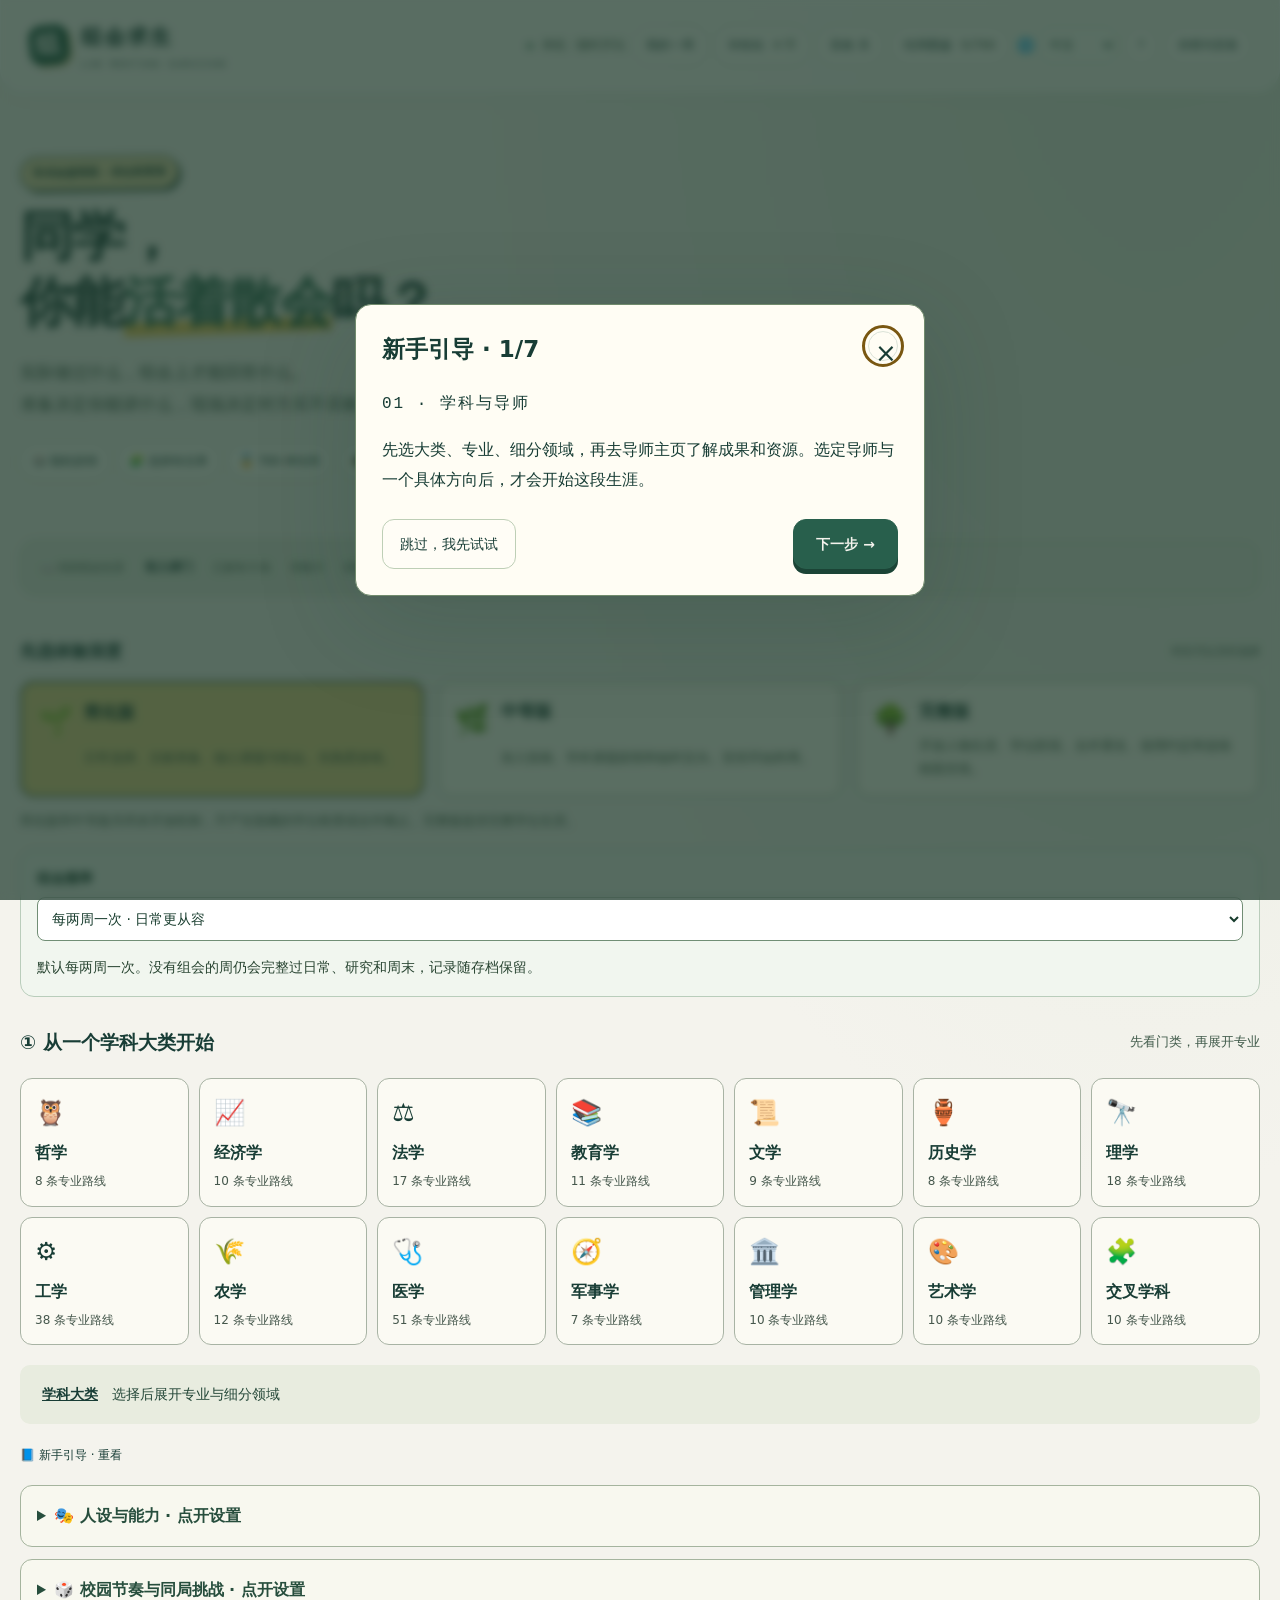
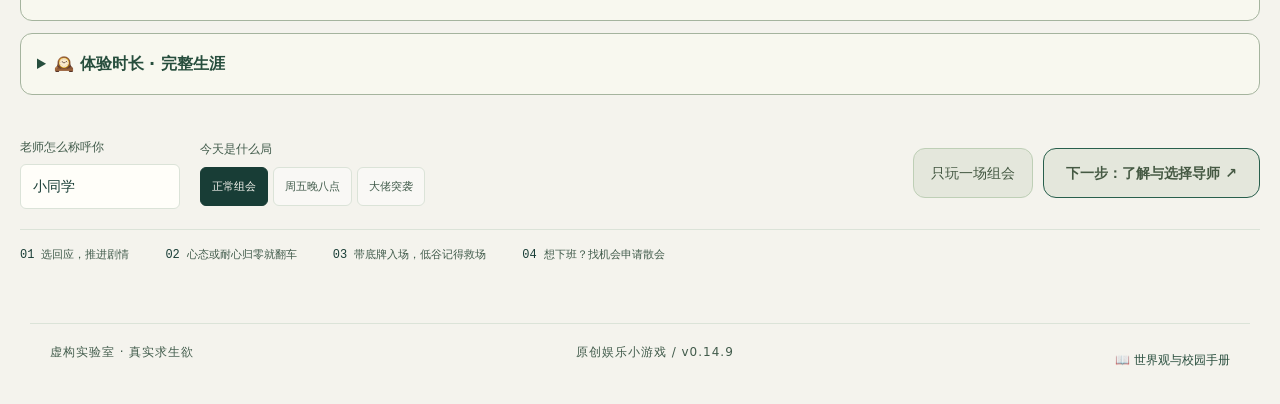
<file: index.html>
<!doctype html>
<html lang="zh-CN">
<head>
  <meta charset="UTF-8"><meta name="viewport" content="width=device-width, initial-scale=1">
  <meta name="theme-color" content="#163f36"><title>组会求生 · 同学，下一页。</title>
  <link rel="stylesheet" href="style.css?v=0.14.9">
  <link rel="stylesheet" href="week.css?v=0.14.9">
  <link rel="stylesheet" href="campus.css?v=0.14.9">
<link rel="stylesheet" href="preparation.css?v=0.14.9">
<link rel="stylesheet" href="v06.css?v=0.14.9"><link rel="stylesheet" href="opportunities.css?v=0.14.9"><link rel="stylesheet" href="living-world.css?v=0.14.9">
<link rel="stylesheet" href="route-stories.css?v=0.14.9">
<link rel="stylesheet" href="academic-life.css?v=0.14.9"><link rel="stylesheet" href="taxonomy.css?v=0.14.9"><link rel="stylesheet" href="hub.css?v=0.14.9"><link rel="stylesheet" href="refinement.css?v=0.14.9"><link rel="manifest" href="manifest.webmanifest"><link rel="apple-touch-icon" href="icons/app-192.png"><meta name="apple-mobile-web-app-capable" content="yes">
</head>
<body>
<header class="topbar"><a href="#" id="brand" class="brand"><span class="brand-icon">组</span><span>组会求生<small>LAB MEETING SURVIVOR</small></span></a><nav><span class="offline"><i></i> 单机 · 随时开玩</span><button id="calendar" class="plain">我的一周</button><button id="shop" class="plain">补给站 <span id="coin-count">0</span></button><button id="sound" class="plain" aria-pressed="false">音效 关</button><button id="collection" class="plain">结局图鉴 <span id="collection-count">0/400</span></button></nav></header>
<main id="app"></main>
<footer><span>虚构实验室 · 真实求生欲</span><span>原创娱乐小游戏 / v0.14.9</span></footer>
<dialog id="album"><div class="dialog-head"><div><p class="eyebrow">THE MANY WAYS TO LEAVE A MEETING</p><h2>下班的方式不止一种。</h2></div><button id="close-album" class="close" aria-label="关闭图鉴">×</button></div><div id="album-grid"></div><p class="muted">结局收藏存在当前浏览器里。再来一局，解锁另一种人生。</p></dialog>
<dialog id="card-modal"><div class="dialog-head"><div><p class="eyebrow">YOUR MEETING REPORT</p><h2>把这场组会带走。</h2></div><button id="close-card" class="close" aria-label="关闭结局卡">×</button></div><img id="card-image" alt="本场组会结局卡"><div class="card-actions"><button id="save-card-image" class="primary">下载图片 ↓</button><p class="muted">也可以长按或右键图片保存。</p></div></dialog>
<dialog id="shop-modal"><div class="dialog-head"><div><p class="eyebrow">AFTER-MEETING SUPPLY STORE</p><h2>给下一场，留一点底牌。</h2></div><button id="close-shop" class="close" aria-label="关闭补给站">×</button></div><div id="shop-grid"></div><p class="muted" id="shop-note"></p></dialog>
<div id="toast" role="status" aria-live="polite"></div>
<script src="content.js?v=0.14.9"></script><script src="content-expand.js?v=0.14.9"></script><script src="content-disciplines.js?v=0.14.9"></script><script src="content-v03.js?v=0.14.9"></script><script src="content-cast-v08.js?v=0.14.9"></script><script src="medical-specialties.js?v=0.14.9"></script><script src="discipline-catalogue-content.js?v=0.14.9"></script><script src="discipline-specialties.js?v=0.14.9"></script><script src="experience-levels.js?v=0.14.9"></script><script src="content-week.js?v=0.14.9"></script><script src="campus-content.js?v=0.14.9"></script><script src="campus-engine.js?v=0.14.9"></script><script src="preparation.js?v=0.14.9"></script>
<script src="uncertainty.js?v=0.14.9"></script><script src="life-surprise-content.js?v=0.14.9"></script><script src="cast-surprises-v08.js?v=0.14.9"></script><script src="life-surprises.js?v=0.14.9"></script><script src="content-expansion-v06.js?v=0.14.9"></script><script src="cross-discipline.js?v=0.14.9"></script><script src="group-dynamics.js?v=0.14.9"></script><script src="assignments.js?v=0.14.9"></script><script src="side-stories.js?v=0.14.9"></script><script src="living-world.js?v=0.14.9"></script><script src="research-directions.js?v=0.14.9"></script><script src="research-directions-extra.js?v=0.14.9"></script><script src="pharmacology-content.js?v=0.14.9"></script><script src="knowledge-catalogue.js?v=0.14.9"></script><script src="knowledge-humanities.js?v=0.14.9"></script><script src="knowledge-science-engineering.js?v=0.14.9"></script><script src="knowledge-applied.js?v=0.14.9"></script><script src="knowledge-directions.js?v=0.14.9"></script><script src="discipline-taxonomy.js?v=0.14.9"></script><script src="medical-taxonomy.js?v=0.14.9"></script><script src="discipline-tree.js?v=0.14.9"></script><script src="mentor-profiles.js?v=0.14.9"></script><script src="narrative-world.js?v=0.14.9"></script><script src="world-setting.js?v=0.14.9"></script><script src="faculty-biographies.js?v=0.14.9"></script><script src="route-stories.js?v=0.14.9"></script><script src="publication.js?v=0.14.9"></script><script src="academic-life-content.js?v=0.14.9"></script><script src="academic-life.js?v=0.14.9"></script><script src="academic-dialogue.js?v=0.14.9"></script><script src="direction-review.js?v=0.14.9"></script><script src="professional-review.js?v=0.14.9"></script><script src="research-vignettes.js?v=0.14.9"></script><script src="pharmacology-english.js?v=0.14.9"></script><script src="subject-depth-content.js?v=0.14.9"></script><script src="knowledge-domains.js?v=0.14.9"></script><script src="knowledge-domains-expanded.js?v=0.14.9"></script><script src="knowledge-domains-specialties.js?v=0.14.9"></script><script src="knowledge-facets.js?v=0.14.9"></script><script src="knowledge-facets-technical.js?v=0.14.9"></script><script src="knowledge-facets-social.js?v=0.14.9"></script><script src="knowledge-facets-medical.js?v=0.14.9"></script><script src="knowledge-facets-gaps.js?v=0.14.9"></script><script src="knowledge-facets-final.js?v=0.14.9"></script><script src="knowledge-case-contexts.js?v=0.14.9"></script><script src="knowledge-subject-objects.js?v=0.14.9"></script><script src="knowledge-subject-details.js?v=0.14.9"></script><script src="knowledge-subject-refinements.js?v=0.14.9"></script><script src="knowledge-subject-specifics.js?v=0.14.9"></script><script src="knowledge-subject-completion.js?v=0.14.9"></script><script src="knowledge-full-cases.js?v=0.14.9"></script><script src="direction-knowledge.js?v=0.14.9"></script><script src="direction-study-content.js?v=0.14.9"></script><script src="direction-library.js?v=0.14.9"></script><script src="research-agenda-content.js?v=0.14.9"></script><script src="direction-dossiers.js?v=0.14.9"></script><script src="research-agenda.js?v=0.14.9"></script><script src="faculty-portraits.js?v=0.14.9"></script><script src="faculty-lives.js?v=0.14.9"></script><script src="editorial-scenes.js?v=0.14.9"></script><script src="story-editorial.js?v=0.14.9"></script><script src="people-memory.js?v=0.14.9"></script><script src="mentor-appointments.js?v=0.14.9"></script><script src="week-rhythm.js?v=0.14.9"></script>
<script src="direction-dialogue.js?v=0.14.9"></script><script src="daily-time.js?v=0.14.9"></script><script src="engine.js?v=0.14.9"></script><script src="career-timeline.js?v=0.14.9"></script><script src="week-engine.js?v=0.14.9"></script><script src="save-manager.js?v=0.14.9"></script><script src="game.js?v=0.14.9"></script><script src="campus-ui.js?v=0.14.9"></script><script src="preparation-ui.js?v=0.14.9"></script>
<script src="living-world-ui.js?v=0.14.9"></script><script src="research-directions-ui.js?v=0.14.9"></script><script src="direction-knowledge-ui.js?v=0.14.9"></script><script src="direction-library-ui.js?v=0.14.9"></script><script src="mentor-profiles-ui.js?v=0.14.9"></script><script src="faculty-dossier-ui.js?v=0.14.9"></script><script src="route-stories-ui.js?v=0.14.9"></script><script src="publication-ui.js?v=0.14.9"></script><script src="academic-life-ui.js?v=0.14.9"></script><script src="medical-taxonomy-ui.js?v=0.14.9"></script><script src="discipline-tree-ui.js?v=0.14.9"></script><script src="hub-ui.js?v=0.14.9"></script><script src="career-timeline-ui.js?v=0.14.9"></script><script src="dashboard-ui.js?v=0.14.9"></script><script src="experience-levels-ui.js?v=0.14.9"></script><script src="weekly-ui.js?v=0.14.9"></script><script src="world-handbook-ui.js?v=0.14.9"></script><script src="locale-data.js?v=0.14.9"></script><script src="install-app.js?v=0.14.9"></script><script src="i18n.js?v=0.14.9"></script>
</body>
</html>
</file>
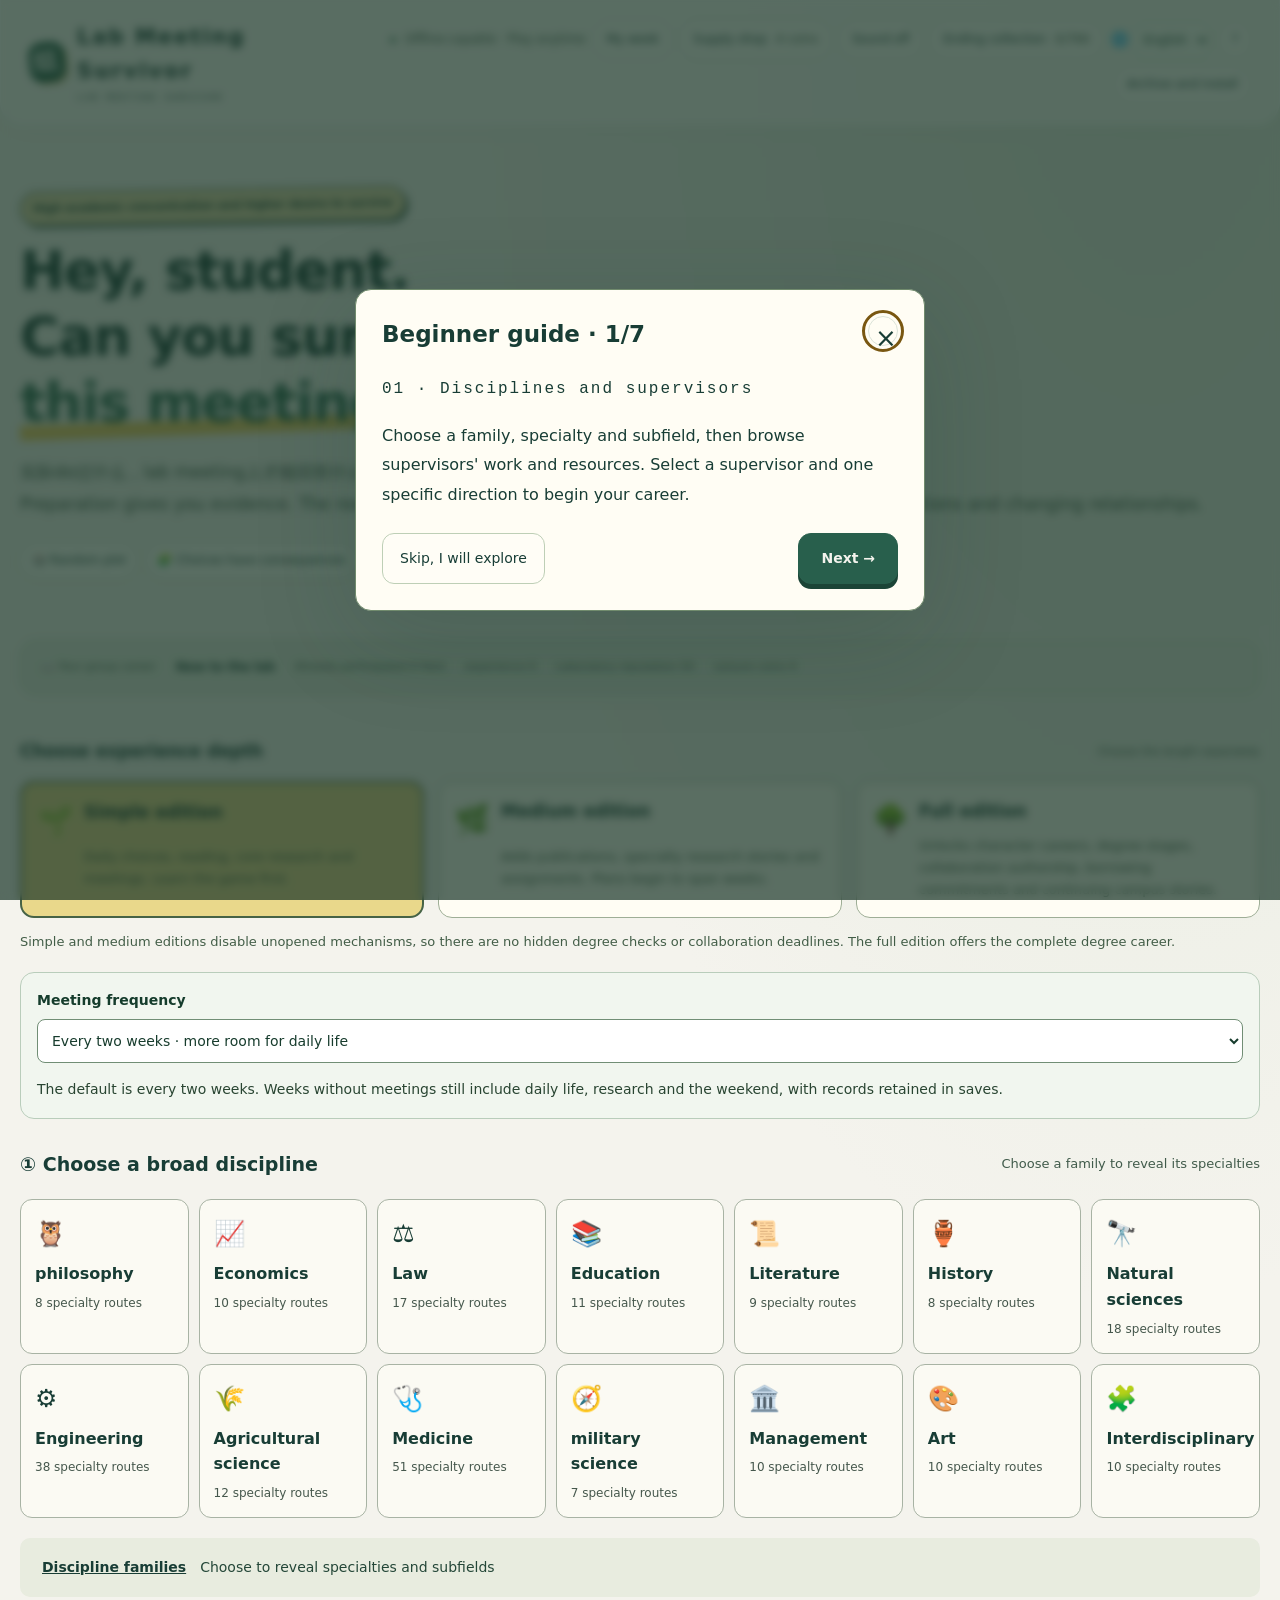
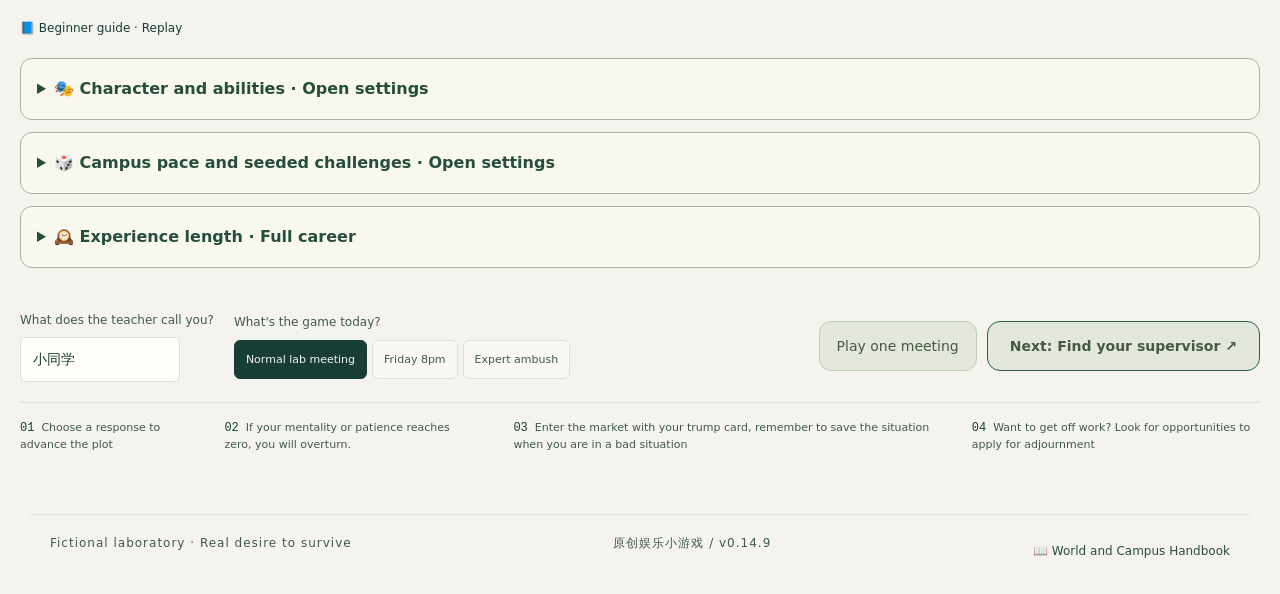
<file: en.html>
<!doctype html>
<html lang="en" data-default-language="en">
<head>
  <meta charset="UTF-8"><meta name="viewport" content="width=device-width, initial-scale=1">
  <meta name="theme-color" content="#163f36"><title>组会求生 · 同学，下一页。</title>
  <link rel="stylesheet" href="style.css?v=0.14.9">
  <link rel="stylesheet" href="week.css?v=0.14.9">
  <link rel="stylesheet" href="campus.css?v=0.14.9">
<link rel="stylesheet" href="preparation.css?v=0.14.9">
<link rel="stylesheet" href="v06.css?v=0.14.9"><link rel="stylesheet" href="opportunities.css?v=0.14.9"><link rel="stylesheet" href="living-world.css?v=0.14.9">
<link rel="stylesheet" href="route-stories.css?v=0.14.9">
<link rel="stylesheet" href="academic-life.css?v=0.14.9"><link rel="stylesheet" href="taxonomy.css?v=0.14.9"><link rel="stylesheet" href="hub.css?v=0.14.9"><link rel="stylesheet" href="refinement.css?v=0.14.9"><link rel="manifest" href="manifest.webmanifest"><link rel="apple-touch-icon" href="icons/app-192.png"><meta name="apple-mobile-web-app-capable" content="yes">
</head>
<body>
<header class="topbar"><a href="#" id="brand" class="brand"><span class="brand-icon">组</span><span>组会求生<small>LAB MEETING SURVIVOR</small></span></a><nav><span class="offline"><i></i> 单机 · 随时开玩</span><button id="calendar" class="plain">我的一周</button><button id="shop" class="plain">补给站 <span id="coin-count">0</span></button><button id="sound" class="plain" aria-pressed="false">音效 关</button><button id="collection" class="plain">结局图鉴 <span id="collection-count">0/400</span></button></nav></header>
<main id="app"></main>
<footer><span>虚构实验室 · 真实求生欲</span><span>原创娱乐小游戏 / v0.14.9</span></footer>
<dialog id="album"><div class="dialog-head"><div><p class="eyebrow">THE MANY WAYS TO LEAVE A MEETING</p><h2>下班的方式不止一种。</h2></div><button id="close-album" class="close" aria-label="关闭图鉴">×</button></div><div id="album-grid"></div><p class="muted">结局收藏存在当前浏览器里。再来一局，解锁另一种人生。</p></dialog>
<dialog id="card-modal"><div class="dialog-head"><div><p class="eyebrow">YOUR MEETING REPORT</p><h2>把这场组会带走。</h2></div><button id="close-card" class="close" aria-label="关闭结局卡">×</button></div><img id="card-image" alt="本场组会结局卡"><div class="card-actions"><button id="save-card-image" class="primary">下载图片 ↓</button><p class="muted">也可以长按或右键图片保存。</p></div></dialog>
<dialog id="shop-modal"><div class="dialog-head"><div><p class="eyebrow">AFTER-MEETING SUPPLY STORE</p><h2>给下一场，留一点底牌。</h2></div><button id="close-shop" class="close" aria-label="关闭补给站">×</button></div><div id="shop-grid"></div><p class="muted" id="shop-note"></p></dialog>
<div id="toast" role="status" aria-live="polite"></div>
<script src="content.js?v=0.14.9"></script><script src="content-expand.js?v=0.14.9"></script><script src="content-disciplines.js?v=0.14.9"></script><script src="content-v03.js?v=0.14.9"></script><script src="content-cast-v08.js?v=0.14.9"></script><script src="medical-specialties.js?v=0.14.9"></script><script src="discipline-catalogue-content.js?v=0.14.9"></script><script src="discipline-specialties.js?v=0.14.9"></script><script src="experience-levels.js?v=0.14.9"></script><script src="content-week.js?v=0.14.9"></script><script src="campus-content.js?v=0.14.9"></script><script src="campus-engine.js?v=0.14.9"></script><script src="preparation.js?v=0.14.9"></script>
<script src="uncertainty.js?v=0.14.9"></script><script src="life-surprise-content.js?v=0.14.9"></script><script src="cast-surprises-v08.js?v=0.14.9"></script><script src="life-surprises.js?v=0.14.9"></script><script src="content-expansion-v06.js?v=0.14.9"></script><script src="cross-discipline.js?v=0.14.9"></script><script src="group-dynamics.js?v=0.14.9"></script><script src="assignments.js?v=0.14.9"></script><script src="side-stories.js?v=0.14.9"></script><script src="living-world.js?v=0.14.9"></script><script src="research-directions.js?v=0.14.9"></script><script src="research-directions-extra.js?v=0.14.9"></script><script src="pharmacology-content.js?v=0.14.9"></script><script src="knowledge-catalogue.js?v=0.14.9"></script><script src="knowledge-humanities.js?v=0.14.9"></script><script src="knowledge-science-engineering.js?v=0.14.9"></script><script src="knowledge-applied.js?v=0.14.9"></script><script src="knowledge-directions.js?v=0.14.9"></script><script src="discipline-taxonomy.js?v=0.14.9"></script><script src="medical-taxonomy.js?v=0.14.9"></script><script src="discipline-tree.js?v=0.14.9"></script><script src="mentor-profiles.js?v=0.14.9"></script><script src="narrative-world.js?v=0.14.9"></script><script src="world-setting.js?v=0.14.9"></script><script src="faculty-biographies.js?v=0.14.9"></script><script src="route-stories.js?v=0.14.9"></script><script src="publication.js?v=0.14.9"></script><script src="academic-life-content.js?v=0.14.9"></script><script src="academic-life.js?v=0.14.9"></script><script src="academic-dialogue.js?v=0.14.9"></script><script src="direction-review.js?v=0.14.9"></script><script src="professional-review.js?v=0.14.9"></script><script src="research-vignettes.js?v=0.14.9"></script><script src="pharmacology-english.js?v=0.14.9"></script><script src="subject-depth-content.js?v=0.14.9"></script><script src="knowledge-domains.js?v=0.14.9"></script><script src="knowledge-domains-expanded.js?v=0.14.9"></script><script src="knowledge-domains-specialties.js?v=0.14.9"></script><script src="knowledge-facets.js?v=0.14.9"></script><script src="knowledge-facets-technical.js?v=0.14.9"></script><script src="knowledge-facets-social.js?v=0.14.9"></script><script src="knowledge-facets-medical.js?v=0.14.9"></script><script src="knowledge-facets-gaps.js?v=0.14.9"></script><script src="knowledge-facets-final.js?v=0.14.9"></script><script src="knowledge-case-contexts.js?v=0.14.9"></script><script src="knowledge-subject-objects.js?v=0.14.9"></script><script src="knowledge-subject-details.js?v=0.14.9"></script><script src="knowledge-subject-refinements.js?v=0.14.9"></script><script src="knowledge-subject-specifics.js?v=0.14.9"></script><script src="knowledge-subject-completion.js?v=0.14.9"></script><script src="knowledge-full-cases.js?v=0.14.9"></script><script src="direction-knowledge.js?v=0.14.9"></script><script src="direction-study-content.js?v=0.14.9"></script><script src="direction-library.js?v=0.14.9"></script><script src="research-agenda-content.js?v=0.14.9"></script><script src="direction-dossiers.js?v=0.14.9"></script><script src="research-agenda.js?v=0.14.9"></script><script src="faculty-portraits.js?v=0.14.9"></script><script src="faculty-lives.js?v=0.14.9"></script><script src="editorial-scenes.js?v=0.14.9"></script><script src="story-editorial.js?v=0.14.9"></script><script src="people-memory.js?v=0.14.9"></script><script src="mentor-appointments.js?v=0.14.9"></script><script src="week-rhythm.js?v=0.14.9"></script>
<script src="direction-dialogue.js?v=0.14.9"></script><script src="daily-time.js?v=0.14.9"></script><script src="engine.js?v=0.14.9"></script><script src="career-timeline.js?v=0.14.9"></script><script src="week-engine.js?v=0.14.9"></script><script src="save-manager.js?v=0.14.9"></script><script src="game.js?v=0.14.9"></script><script src="campus-ui.js?v=0.14.9"></script><script src="preparation-ui.js?v=0.14.9"></script>
<script src="living-world-ui.js?v=0.14.9"></script><script src="research-directions-ui.js?v=0.14.9"></script><script src="direction-knowledge-ui.js?v=0.14.9"></script><script src="direction-library-ui.js?v=0.14.9"></script><script src="mentor-profiles-ui.js?v=0.14.9"></script><script src="faculty-dossier-ui.js?v=0.14.9"></script><script src="route-stories-ui.js?v=0.14.9"></script><script src="publication-ui.js?v=0.14.9"></script><script src="academic-life-ui.js?v=0.14.9"></script><script src="medical-taxonomy-ui.js?v=0.14.9"></script><script src="discipline-tree-ui.js?v=0.14.9"></script><script src="hub-ui.js?v=0.14.9"></script><script src="career-timeline-ui.js?v=0.14.9"></script><script src="dashboard-ui.js?v=0.14.9"></script><script src="experience-levels-ui.js?v=0.14.9"></script><script src="weekly-ui.js?v=0.14.9"></script><script src="world-handbook-ui.js?v=0.14.9"></script><script src="locale-data.js?v=0.14.9"></script><script src="install-app.js?v=0.14.9"></script><script src="i18n.js?v=0.14.9"></script>
</body>
</html>
</file>
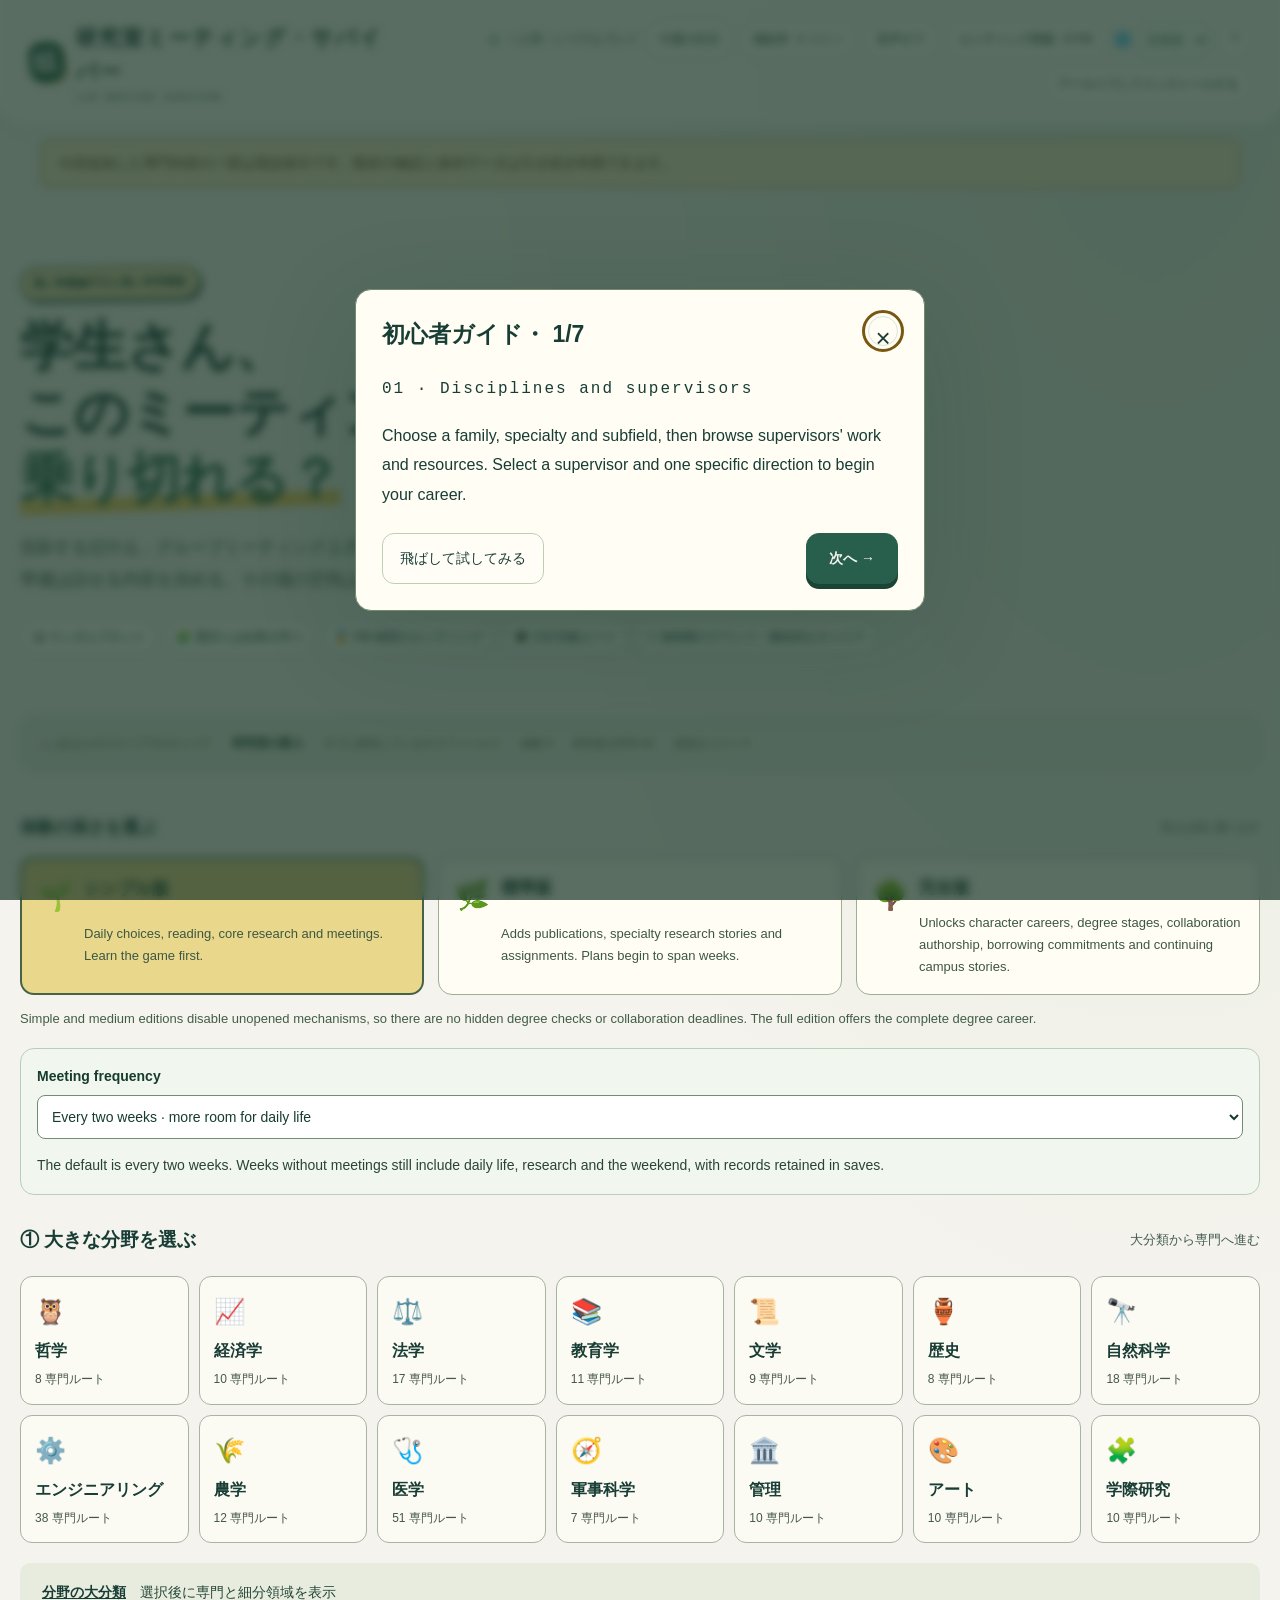
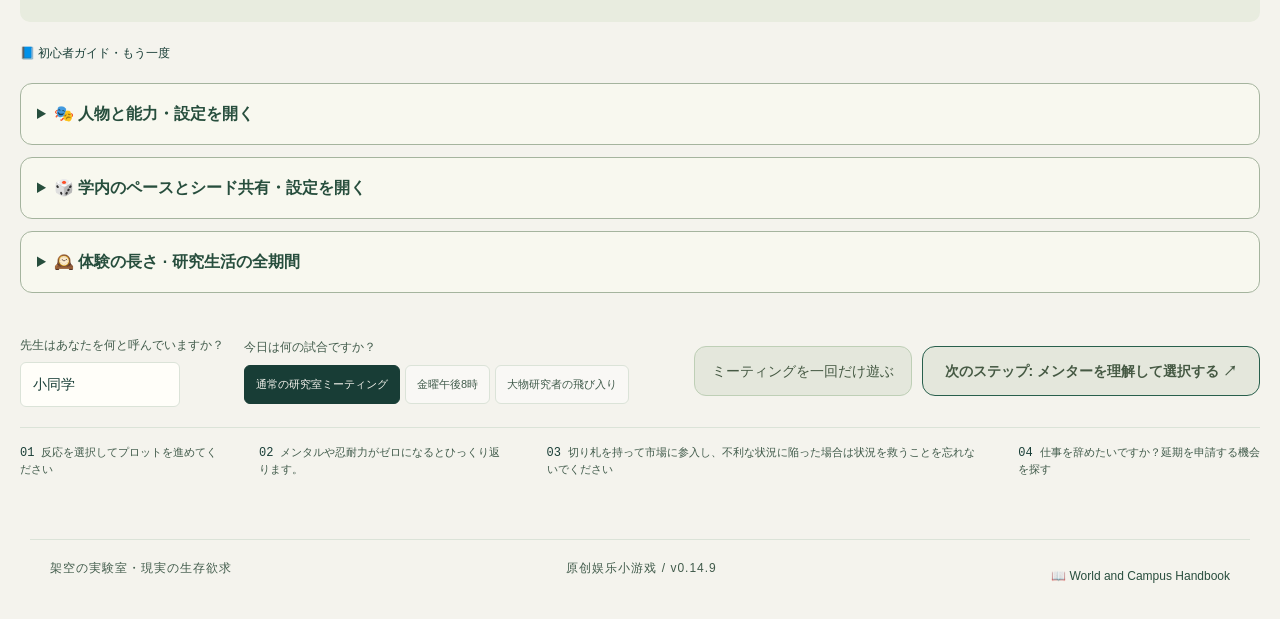
<file: ja.html>
<!doctype html>
<html lang="ja" data-default-language="ja">
<head>
  <meta charset="UTF-8"><meta name="viewport" content="width=device-width, initial-scale=1">
  <meta name="theme-color" content="#163f36"><title>组会求生 · 同学，下一页。</title>
  <link rel="stylesheet" href="style.css?v=0.14.9">
  <link rel="stylesheet" href="week.css?v=0.14.9">
  <link rel="stylesheet" href="campus.css?v=0.14.9">
<link rel="stylesheet" href="preparation.css?v=0.14.9">
<link rel="stylesheet" href="v06.css?v=0.14.9"><link rel="stylesheet" href="opportunities.css?v=0.14.9"><link rel="stylesheet" href="living-world.css?v=0.14.9">
<link rel="stylesheet" href="route-stories.css?v=0.14.9">
<link rel="stylesheet" href="academic-life.css?v=0.14.9"><link rel="stylesheet" href="taxonomy.css?v=0.14.9"><link rel="stylesheet" href="hub.css?v=0.14.9"><link rel="stylesheet" href="refinement.css?v=0.14.9"><link rel="manifest" href="manifest.webmanifest"><link rel="apple-touch-icon" href="icons/app-192.png"><meta name="apple-mobile-web-app-capable" content="yes">
</head>
<body>
<header class="topbar"><a href="#" id="brand" class="brand"><span class="brand-icon">组</span><span>组会求生<small>LAB MEETING SURVIVOR</small></span></a><nav><span class="offline"><i></i> 单机 · 随时开玩</span><button id="calendar" class="plain">我的一周</button><button id="shop" class="plain">补给站 <span id="coin-count">0</span></button><button id="sound" class="plain" aria-pressed="false">音效 关</button><button id="collection" class="plain">结局图鉴 <span id="collection-count">0/400</span></button></nav></header>
<main id="app"></main>
<footer><span>虚构实验室 · 真实求生欲</span><span>原创娱乐小游戏 / v0.14.9</span></footer>
<dialog id="album"><div class="dialog-head"><div><p class="eyebrow">THE MANY WAYS TO LEAVE A MEETING</p><h2>下班的方式不止一种。</h2></div><button id="close-album" class="close" aria-label="关闭图鉴">×</button></div><div id="album-grid"></div><p class="muted">结局收藏存在当前浏览器里。再来一局，解锁另一种人生。</p></dialog>
<dialog id="card-modal"><div class="dialog-head"><div><p class="eyebrow">YOUR MEETING REPORT</p><h2>把这场组会带走。</h2></div><button id="close-card" class="close" aria-label="关闭结局卡">×</button></div><img id="card-image" alt="本场组会结局卡"><div class="card-actions"><button id="save-card-image" class="primary">下载图片 ↓</button><p class="muted">也可以长按或右键图片保存。</p></div></dialog>
<dialog id="shop-modal"><div class="dialog-head"><div><p class="eyebrow">AFTER-MEETING SUPPLY STORE</p><h2>给下一场，留一点底牌。</h2></div><button id="close-shop" class="close" aria-label="关闭补给站">×</button></div><div id="shop-grid"></div><p class="muted" id="shop-note"></p></dialog>
<div id="toast" role="status" aria-live="polite"></div>
<script src="content.js?v=0.14.9"></script><script src="content-expand.js?v=0.14.9"></script><script src="content-disciplines.js?v=0.14.9"></script><script src="content-v03.js?v=0.14.9"></script><script src="content-cast-v08.js?v=0.14.9"></script><script src="medical-specialties.js?v=0.14.9"></script><script src="discipline-catalogue-content.js?v=0.14.9"></script><script src="discipline-specialties.js?v=0.14.9"></script><script src="experience-levels.js?v=0.14.9"></script><script src="content-week.js?v=0.14.9"></script><script src="campus-content.js?v=0.14.9"></script><script src="campus-engine.js?v=0.14.9"></script><script src="preparation.js?v=0.14.9"></script>
<script src="uncertainty.js?v=0.14.9"></script><script src="life-surprise-content.js?v=0.14.9"></script><script src="cast-surprises-v08.js?v=0.14.9"></script><script src="life-surprises.js?v=0.14.9"></script><script src="content-expansion-v06.js?v=0.14.9"></script><script src="cross-discipline.js?v=0.14.9"></script><script src="group-dynamics.js?v=0.14.9"></script><script src="assignments.js?v=0.14.9"></script><script src="side-stories.js?v=0.14.9"></script><script src="living-world.js?v=0.14.9"></script><script src="research-directions.js?v=0.14.9"></script><script src="research-directions-extra.js?v=0.14.9"></script><script src="pharmacology-content.js?v=0.14.9"></script><script src="knowledge-catalogue.js?v=0.14.9"></script><script src="knowledge-humanities.js?v=0.14.9"></script><script src="knowledge-science-engineering.js?v=0.14.9"></script><script src="knowledge-applied.js?v=0.14.9"></script><script src="knowledge-directions.js?v=0.14.9"></script><script src="discipline-taxonomy.js?v=0.14.9"></script><script src="medical-taxonomy.js?v=0.14.9"></script><script src="discipline-tree.js?v=0.14.9"></script><script src="mentor-profiles.js?v=0.14.9"></script><script src="narrative-world.js?v=0.14.9"></script><script src="world-setting.js?v=0.14.9"></script><script src="faculty-biographies.js?v=0.14.9"></script><script src="route-stories.js?v=0.14.9"></script><script src="publication.js?v=0.14.9"></script><script src="academic-life-content.js?v=0.14.9"></script><script src="academic-life.js?v=0.14.9"></script><script src="academic-dialogue.js?v=0.14.9"></script><script src="direction-review.js?v=0.14.9"></script><script src="professional-review.js?v=0.14.9"></script><script src="research-vignettes.js?v=0.14.9"></script><script src="pharmacology-english.js?v=0.14.9"></script><script src="subject-depth-content.js?v=0.14.9"></script><script src="knowledge-domains.js?v=0.14.9"></script><script src="knowledge-domains-expanded.js?v=0.14.9"></script><script src="knowledge-domains-specialties.js?v=0.14.9"></script><script src="knowledge-facets.js?v=0.14.9"></script><script src="knowledge-facets-technical.js?v=0.14.9"></script><script src="knowledge-facets-social.js?v=0.14.9"></script><script src="knowledge-facets-medical.js?v=0.14.9"></script><script src="knowledge-facets-gaps.js?v=0.14.9"></script><script src="knowledge-facets-final.js?v=0.14.9"></script><script src="knowledge-case-contexts.js?v=0.14.9"></script><script src="knowledge-subject-objects.js?v=0.14.9"></script><script src="knowledge-subject-details.js?v=0.14.9"></script><script src="knowledge-subject-refinements.js?v=0.14.9"></script><script src="knowledge-subject-specifics.js?v=0.14.9"></script><script src="knowledge-subject-completion.js?v=0.14.9"></script><script src="knowledge-full-cases.js?v=0.14.9"></script><script src="direction-knowledge.js?v=0.14.9"></script><script src="direction-study-content.js?v=0.14.9"></script><script src="direction-library.js?v=0.14.9"></script><script src="research-agenda-content.js?v=0.14.9"></script><script src="direction-dossiers.js?v=0.14.9"></script><script src="research-agenda.js?v=0.14.9"></script><script src="faculty-portraits.js?v=0.14.9"></script><script src="faculty-lives.js?v=0.14.9"></script><script src="editorial-scenes.js?v=0.14.9"></script><script src="story-editorial.js?v=0.14.9"></script><script src="people-memory.js?v=0.14.9"></script><script src="mentor-appointments.js?v=0.14.9"></script><script src="week-rhythm.js?v=0.14.9"></script>
<script src="direction-dialogue.js?v=0.14.9"></script><script src="daily-time.js?v=0.14.9"></script><script src="engine.js?v=0.14.9"></script><script src="career-timeline.js?v=0.14.9"></script><script src="week-engine.js?v=0.14.9"></script><script src="save-manager.js?v=0.14.9"></script><script src="game.js?v=0.14.9"></script><script src="campus-ui.js?v=0.14.9"></script><script src="preparation-ui.js?v=0.14.9"></script>
<script src="living-world-ui.js?v=0.14.9"></script><script src="research-directions-ui.js?v=0.14.9"></script><script src="direction-knowledge-ui.js?v=0.14.9"></script><script src="direction-library-ui.js?v=0.14.9"></script><script src="mentor-profiles-ui.js?v=0.14.9"></script><script src="faculty-dossier-ui.js?v=0.14.9"></script><script src="route-stories-ui.js?v=0.14.9"></script><script src="publication-ui.js?v=0.14.9"></script><script src="academic-life-ui.js?v=0.14.9"></script><script src="medical-taxonomy-ui.js?v=0.14.9"></script><script src="discipline-tree-ui.js?v=0.14.9"></script><script src="hub-ui.js?v=0.14.9"></script><script src="career-timeline-ui.js?v=0.14.9"></script><script src="dashboard-ui.js?v=0.14.9"></script><script src="experience-levels-ui.js?v=0.14.9"></script><script src="weekly-ui.js?v=0.14.9"></script><script src="world-handbook-ui.js?v=0.14.9"></script><script src="locale-data.js?v=0.14.9"></script><script src="install-app.js?v=0.14.9"></script><script src="i18n.js?v=0.14.9"></script>
</body>
</html>
</file>
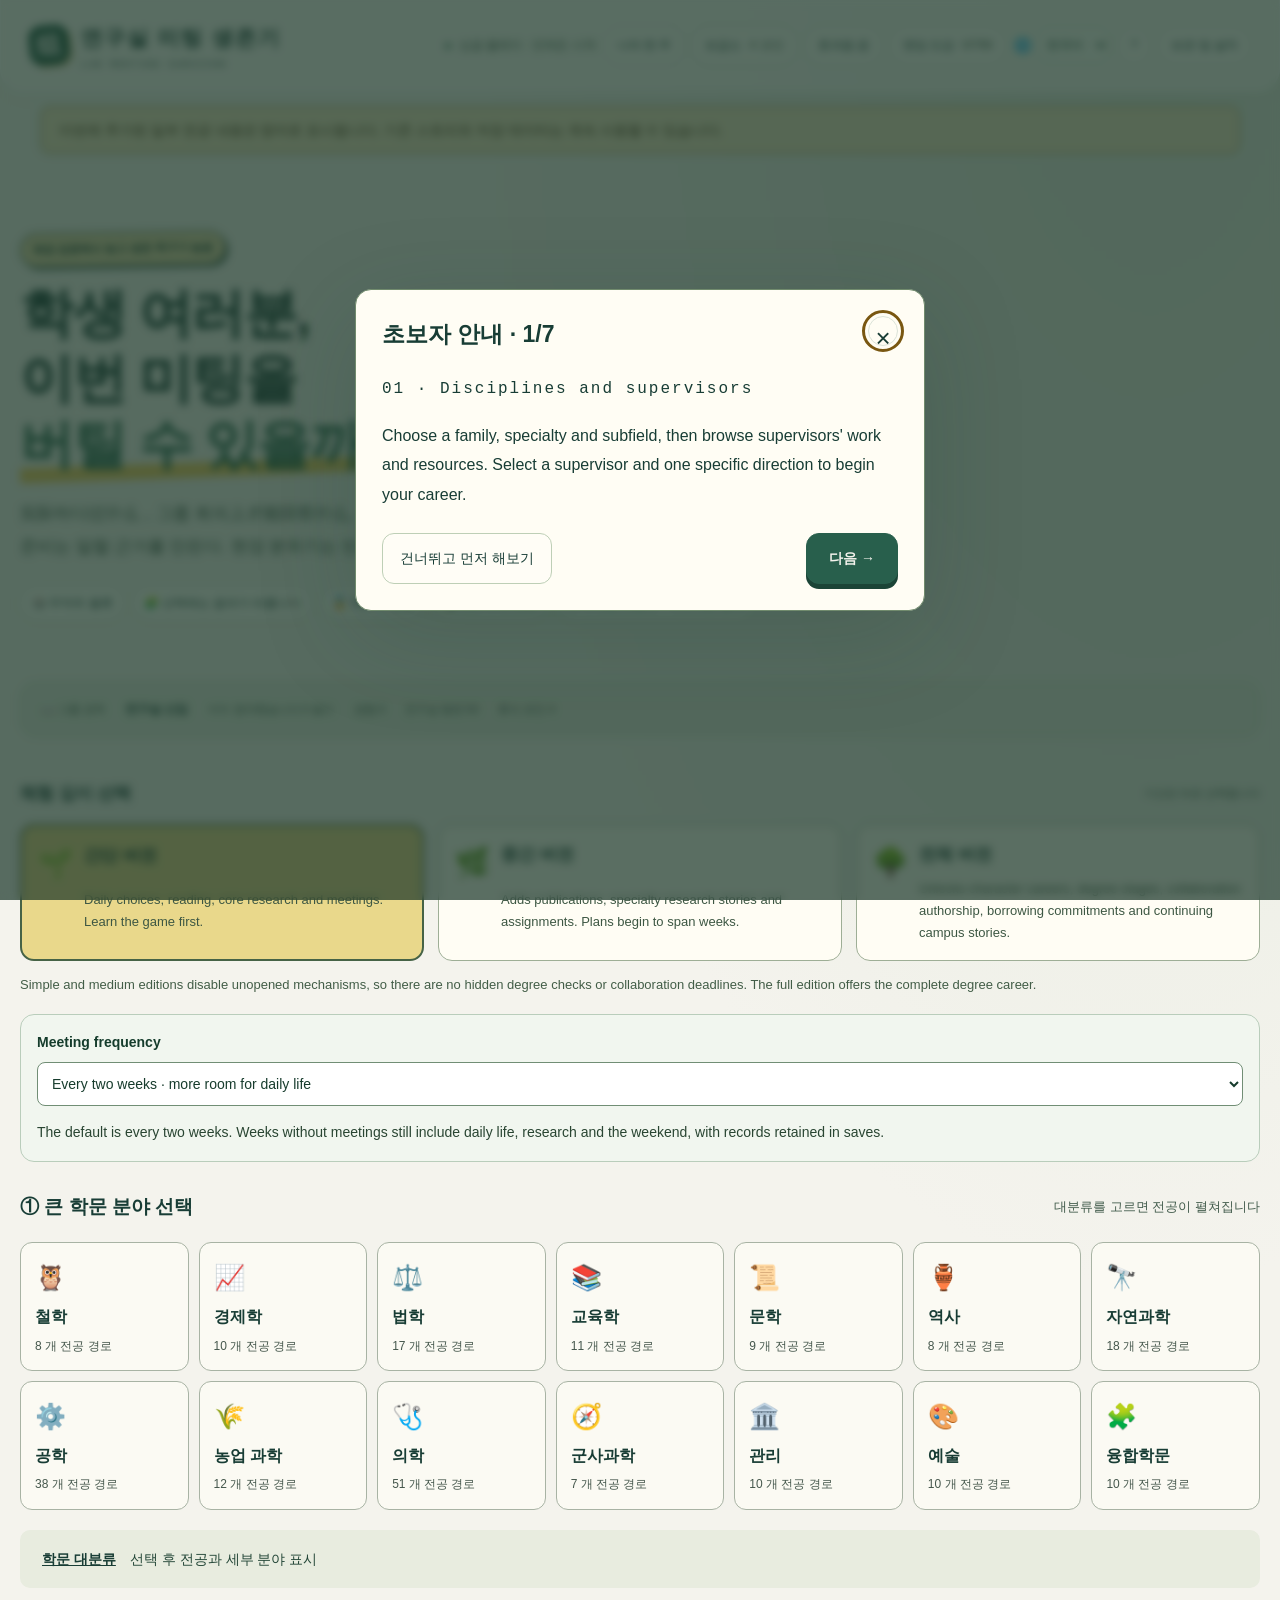
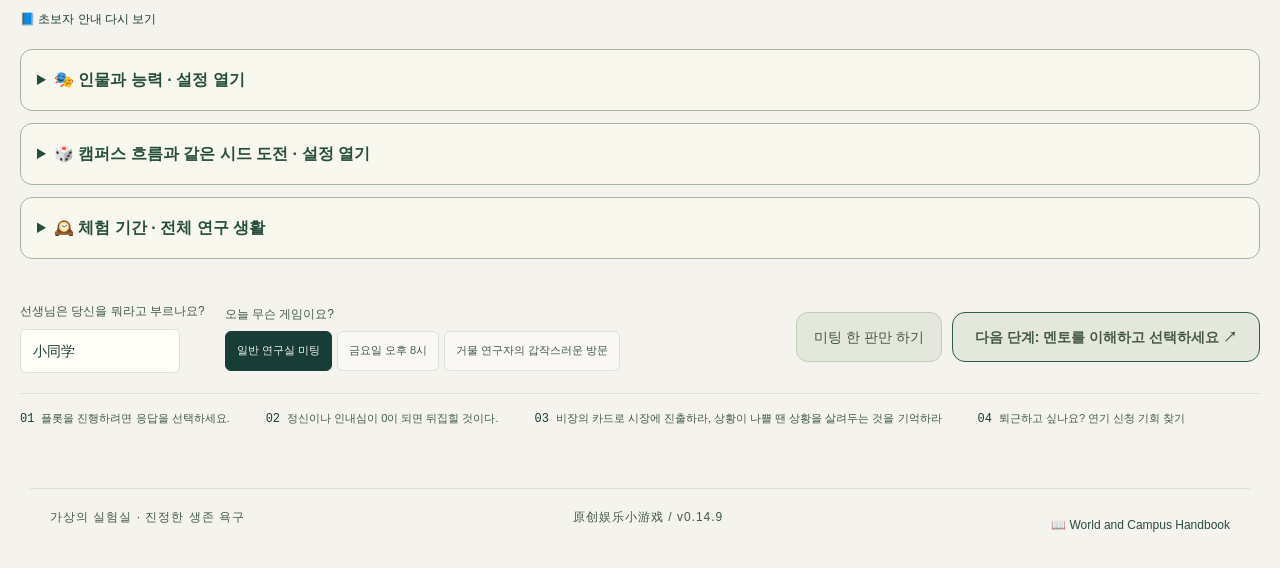
<file: ko.html>
<!doctype html>
<html lang="ko" data-default-language="ko">
<head>
  <meta charset="UTF-8"><meta name="viewport" content="width=device-width, initial-scale=1">
  <meta name="theme-color" content="#163f36"><title>组会求生 · 同学，下一页。</title>
  <link rel="stylesheet" href="style.css?v=0.14.9">
  <link rel="stylesheet" href="week.css?v=0.14.9">
  <link rel="stylesheet" href="campus.css?v=0.14.9">
<link rel="stylesheet" href="preparation.css?v=0.14.9">
<link rel="stylesheet" href="v06.css?v=0.14.9"><link rel="stylesheet" href="opportunities.css?v=0.14.9"><link rel="stylesheet" href="living-world.css?v=0.14.9">
<link rel="stylesheet" href="route-stories.css?v=0.14.9">
<link rel="stylesheet" href="academic-life.css?v=0.14.9"><link rel="stylesheet" href="taxonomy.css?v=0.14.9"><link rel="stylesheet" href="hub.css?v=0.14.9"><link rel="stylesheet" href="refinement.css?v=0.14.9"><link rel="manifest" href="manifest.webmanifest"><link rel="apple-touch-icon" href="icons/app-192.png"><meta name="apple-mobile-web-app-capable" content="yes">
</head>
<body>
<header class="topbar"><a href="#" id="brand" class="brand"><span class="brand-icon">组</span><span>组会求生<small>LAB MEETING SURVIVOR</small></span></a><nav><span class="offline"><i></i> 单机 · 随时开玩</span><button id="calendar" class="plain">我的一周</button><button id="shop" class="plain">补给站 <span id="coin-count">0</span></button><button id="sound" class="plain" aria-pressed="false">音效 关</button><button id="collection" class="plain">结局图鉴 <span id="collection-count">0/400</span></button></nav></header>
<main id="app"></main>
<footer><span>虚构实验室 · 真实求生欲</span><span>原创娱乐小游戏 / v0.14.9</span></footer>
<dialog id="album"><div class="dialog-head"><div><p class="eyebrow">THE MANY WAYS TO LEAVE A MEETING</p><h2>下班的方式不止一种。</h2></div><button id="close-album" class="close" aria-label="关闭图鉴">×</button></div><div id="album-grid"></div><p class="muted">结局收藏存在当前浏览器里。再来一局，解锁另一种人生。</p></dialog>
<dialog id="card-modal"><div class="dialog-head"><div><p class="eyebrow">YOUR MEETING REPORT</p><h2>把这场组会带走。</h2></div><button id="close-card" class="close" aria-label="关闭结局卡">×</button></div><img id="card-image" alt="本场组会结局卡"><div class="card-actions"><button id="save-card-image" class="primary">下载图片 ↓</button><p class="muted">也可以长按或右键图片保存。</p></div></dialog>
<dialog id="shop-modal"><div class="dialog-head"><div><p class="eyebrow">AFTER-MEETING SUPPLY STORE</p><h2>给下一场，留一点底牌。</h2></div><button id="close-shop" class="close" aria-label="关闭补给站">×</button></div><div id="shop-grid"></div><p class="muted" id="shop-note"></p></dialog>
<div id="toast" role="status" aria-live="polite"></div>
<script src="content.js?v=0.14.9"></script><script src="content-expand.js?v=0.14.9"></script><script src="content-disciplines.js?v=0.14.9"></script><script src="content-v03.js?v=0.14.9"></script><script src="content-cast-v08.js?v=0.14.9"></script><script src="medical-specialties.js?v=0.14.9"></script><script src="discipline-catalogue-content.js?v=0.14.9"></script><script src="discipline-specialties.js?v=0.14.9"></script><script src="experience-levels.js?v=0.14.9"></script><script src="content-week.js?v=0.14.9"></script><script src="campus-content.js?v=0.14.9"></script><script src="campus-engine.js?v=0.14.9"></script><script src="preparation.js?v=0.14.9"></script>
<script src="uncertainty.js?v=0.14.9"></script><script src="life-surprise-content.js?v=0.14.9"></script><script src="cast-surprises-v08.js?v=0.14.9"></script><script src="life-surprises.js?v=0.14.9"></script><script src="content-expansion-v06.js?v=0.14.9"></script><script src="cross-discipline.js?v=0.14.9"></script><script src="group-dynamics.js?v=0.14.9"></script><script src="assignments.js?v=0.14.9"></script><script src="side-stories.js?v=0.14.9"></script><script src="living-world.js?v=0.14.9"></script><script src="research-directions.js?v=0.14.9"></script><script src="research-directions-extra.js?v=0.14.9"></script><script src="pharmacology-content.js?v=0.14.9"></script><script src="knowledge-catalogue.js?v=0.14.9"></script><script src="knowledge-humanities.js?v=0.14.9"></script><script src="knowledge-science-engineering.js?v=0.14.9"></script><script src="knowledge-applied.js?v=0.14.9"></script><script src="knowledge-directions.js?v=0.14.9"></script><script src="discipline-taxonomy.js?v=0.14.9"></script><script src="medical-taxonomy.js?v=0.14.9"></script><script src="discipline-tree.js?v=0.14.9"></script><script src="mentor-profiles.js?v=0.14.9"></script><script src="narrative-world.js?v=0.14.9"></script><script src="world-setting.js?v=0.14.9"></script><script src="faculty-biographies.js?v=0.14.9"></script><script src="route-stories.js?v=0.14.9"></script><script src="publication.js?v=0.14.9"></script><script src="academic-life-content.js?v=0.14.9"></script><script src="academic-life.js?v=0.14.9"></script><script src="academic-dialogue.js?v=0.14.9"></script><script src="direction-review.js?v=0.14.9"></script><script src="professional-review.js?v=0.14.9"></script><script src="research-vignettes.js?v=0.14.9"></script><script src="pharmacology-english.js?v=0.14.9"></script><script src="subject-depth-content.js?v=0.14.9"></script><script src="knowledge-domains.js?v=0.14.9"></script><script src="knowledge-domains-expanded.js?v=0.14.9"></script><script src="knowledge-domains-specialties.js?v=0.14.9"></script><script src="knowledge-facets.js?v=0.14.9"></script><script src="knowledge-facets-technical.js?v=0.14.9"></script><script src="knowledge-facets-social.js?v=0.14.9"></script><script src="knowledge-facets-medical.js?v=0.14.9"></script><script src="knowledge-facets-gaps.js?v=0.14.9"></script><script src="knowledge-facets-final.js?v=0.14.9"></script><script src="knowledge-case-contexts.js?v=0.14.9"></script><script src="knowledge-subject-objects.js?v=0.14.9"></script><script src="knowledge-subject-details.js?v=0.14.9"></script><script src="knowledge-subject-refinements.js?v=0.14.9"></script><script src="knowledge-subject-specifics.js?v=0.14.9"></script><script src="knowledge-subject-completion.js?v=0.14.9"></script><script src="knowledge-full-cases.js?v=0.14.9"></script><script src="direction-knowledge.js?v=0.14.9"></script><script src="direction-study-content.js?v=0.14.9"></script><script src="direction-library.js?v=0.14.9"></script><script src="research-agenda-content.js?v=0.14.9"></script><script src="direction-dossiers.js?v=0.14.9"></script><script src="research-agenda.js?v=0.14.9"></script><script src="faculty-portraits.js?v=0.14.9"></script><script src="faculty-lives.js?v=0.14.9"></script><script src="editorial-scenes.js?v=0.14.9"></script><script src="story-editorial.js?v=0.14.9"></script><script src="people-memory.js?v=0.14.9"></script><script src="mentor-appointments.js?v=0.14.9"></script><script src="week-rhythm.js?v=0.14.9"></script>
<script src="direction-dialogue.js?v=0.14.9"></script><script src="daily-time.js?v=0.14.9"></script><script src="engine.js?v=0.14.9"></script><script src="career-timeline.js?v=0.14.9"></script><script src="week-engine.js?v=0.14.9"></script><script src="save-manager.js?v=0.14.9"></script><script src="game.js?v=0.14.9"></script><script src="campus-ui.js?v=0.14.9"></script><script src="preparation-ui.js?v=0.14.9"></script>
<script src="living-world-ui.js?v=0.14.9"></script><script src="research-directions-ui.js?v=0.14.9"></script><script src="direction-knowledge-ui.js?v=0.14.9"></script><script src="direction-library-ui.js?v=0.14.9"></script><script src="mentor-profiles-ui.js?v=0.14.9"></script><script src="faculty-dossier-ui.js?v=0.14.9"></script><script src="route-stories-ui.js?v=0.14.9"></script><script src="publication-ui.js?v=0.14.9"></script><script src="academic-life-ui.js?v=0.14.9"></script><script src="medical-taxonomy-ui.js?v=0.14.9"></script><script src="discipline-tree-ui.js?v=0.14.9"></script><script src="hub-ui.js?v=0.14.9"></script><script src="career-timeline-ui.js?v=0.14.9"></script><script src="dashboard-ui.js?v=0.14.9"></script><script src="experience-levels-ui.js?v=0.14.9"></script><script src="weekly-ui.js?v=0.14.9"></script><script src="world-handbook-ui.js?v=0.14.9"></script><script src="locale-data.js?v=0.14.9"></script><script src="install-app.js?v=0.14.9"></script><script src="i18n.js?v=0.14.9"></script>
</body>
</html>
</file>
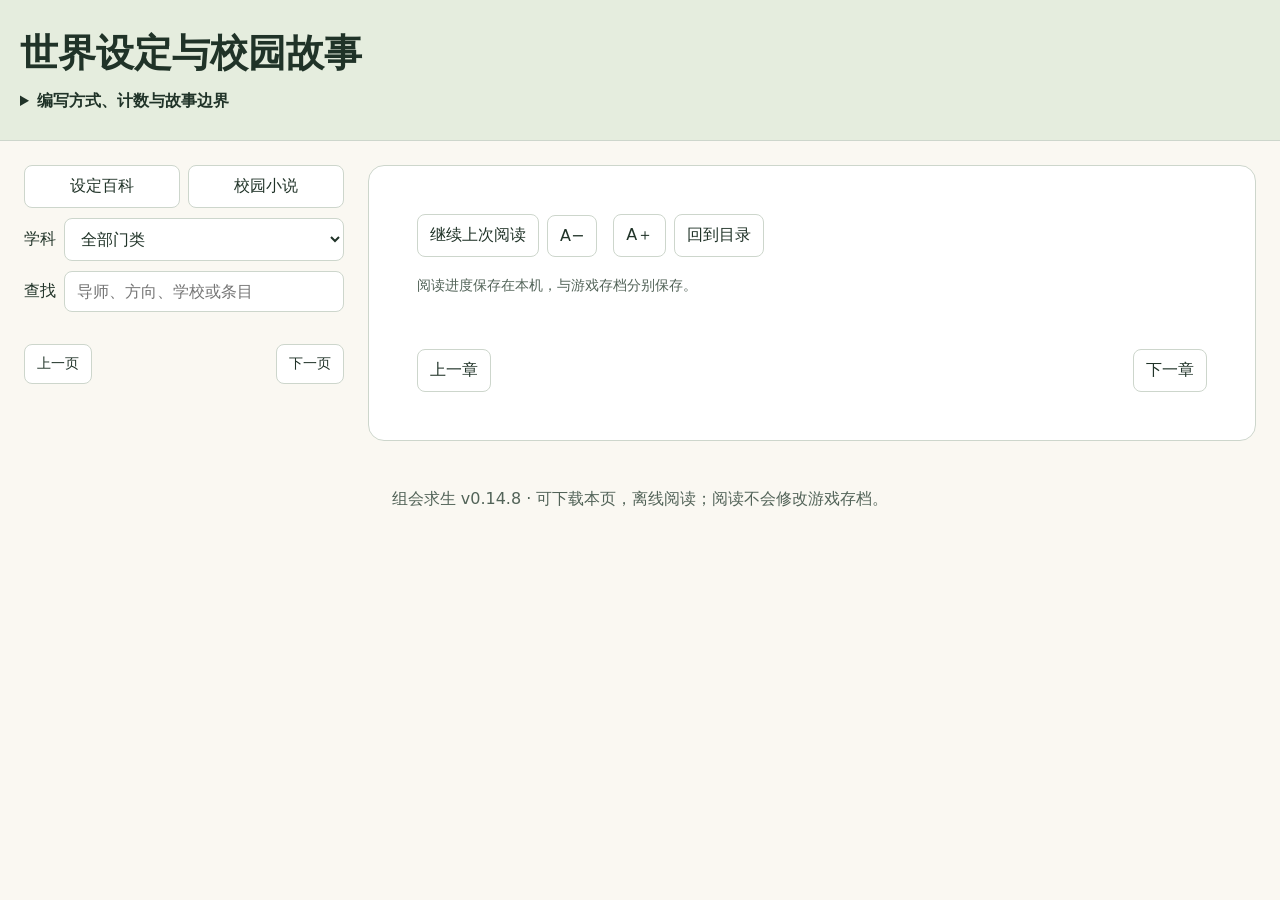
<file: scripts/worldbook-reader.html>
<!doctype html><html lang="zh-CN"><head><meta charset="utf-8"><meta name="viewport" content="width=device-width,initial-scale=1"><title>组会求生 · 世界设定与校园故事</title><style>
:root{color-scheme:light;--ink:#203328;--muted:#526358;--paper:#faf8f2;--line:#cdd6cc;--accent:#245238}*{box-sizing:border-box}body{margin:0;color:var(--ink);background:var(--paper);font-family:system-ui,"Microsoft YaHei",sans-serif;font-size:16px}header{padding:28px max(20px,calc((100vw - 1320px)/2));background:#e5edde;border-bottom:1px solid var(--line)}header h1{font-size:clamp(24px,4vw,38px);margin:0 0 12px}header p{margin:8px 0;line-height:1.7;max-width:980px}summary{cursor:pointer;font-weight:600}button,input,select{font:inherit}button,select,input{border:1px solid var(--line);border-radius:8px;padding:10px 12px;background:white;color:var(--ink)}button{cursor:pointer}button:hover,button[aria-pressed=true]{background:#dce9d6;border-color:#54745a}button:focus-visible,a:focus-visible,input:focus-visible,select:focus-visible{outline:3px solid #267b9a;outline-offset:2px}button:disabled{cursor:default;opacity:.5}label{display:flex;gap:8px;align-items:center}main{max-width:1360px;margin:auto;padding:24px;display:grid;grid-template-columns:320px minmax(0,1fr);gap:24px}aside{min-width:0}.filters{display:grid;gap:10px;margin-bottom:16px}.filters label{white-space:nowrap}.filters input,.filters select{width:100%;min-width:0}.tabs{display:flex;gap:8px}.tabs button{flex:1}.catalogue{display:grid;gap:7px;max-height:70vh;overflow:auto;padding:3px}.catalogue button{text-align:left;line-height:1.55}.catalogue small{display:block;color:var(--muted)}.pager{display:flex;justify-content:space-between;align-items:center;margin-top:10px;font-size:14px}article{background:white;border:1px solid var(--line);border-radius:16px;padding:clamp(20px,4vw,48px);min-width:0}article h2{font-size:clamp(23px,3vw,30px);line-height:1.5;margin:0 0 14px}.reading-text{white-space:pre-wrap;overflow-wrap:anywhere;line-height:1.95;max-width:760px;font-size:var(--reading-size,17px)}.meta{color:var(--muted);font-size:14px;margin-bottom:24px}.links{display:flex;flex-wrap:wrap;gap:10px;margin-top:24px}a{color:#195937}footer{padding:24px;text-align:center;color:var(--muted)}@media(max-width:760px){main{display:block;padding:14px}aside{margin-bottom:20px}.catalogue{max-height:250px}article{padding:22px 18px}.reading-text{font-size:var(--reading-size,17px)}header{padding:22px 18px}}
.reader-toolbar{display:flex;flex-wrap:wrap;gap:8px;align-items:center;margin:0 0 20px}.reader-toolbar button{min-height:42px}.reader-status{min-height:24px;color:var(--muted);font-size:14px}.reading-text{scroll-margin-top:20px}#title{scroll-margin-top:18px}#chapter-navigation{display:flex;gap:10px;justify-content:space-between;margin-top:24px}@media(prefers-reduced-motion:reduce){*{scroll-behavior:auto!important}}
</style></head><body><header><h1>世界设定与校园故事</h1><p id="statistics"></p><details><summary>编写方式、计数与故事边界</summary><p id="method"></p><p id="counting"></p><p>小说按人物分为学年短篇，与百科共享姓名、学校、学科和合作人。故事中的学生和事件属于独立分支，不能当作游戏存档中已经完成的成果。游戏中的人物往事随相处逐步出现；此阅读器可查阅完整设定。所有机构与人物均为虚构。</p></details></header><main><aside><div class="filters"><div class="tabs"><button id="encyclopedia">设定百科</button><button id="novel">校园小说</button></div><label>学科<select id="family"><option value="all">全部门类</option><option value="core">共同世界</option></select></label><label>查找<input id="search" placeholder="导师、方向、学校或条目" type="search"></label></div><div id="catalogue" class="catalogue" aria-label="章节目录"></div><div class="pager"><button id="prev">上一页</button><span id="page"></span><button id="next">下一页</button></div></aside><article><div class="reader-toolbar"><button id="resume">继续上次阅读</button><button id="font-minus" aria-label="缩小正文字号">A−</button><span id="font-size"></span><button id="font-plus" aria-label="放大正文字号">A＋</button><button id="reader-top">回到目录</button></div><p class="reader-status" id="reader-status" role="status">阅读进度保存在本机，与游戏存档分别保存。</p><h2 id="title" tabindex="-1" aria-live="polite"></h2><p class="meta" id="meta"></p><div class="reading-text" id="text"></div><div class="links" id="links"></div><div id="chapter-navigation"><button id="chapter-prev">上一章</button><button id="chapter-next">下一章</button></div></article></main><footer>组会求生 v0.14.8 · 可下载本页，离线阅读；阅读不会修改游戏存档。</footer><script>
const DATA=/*__WORLDBOOK_DATA__*/;
/*__WORLDBOOK_READER__*/
</script></body></html>
</file>
<file: style.css>
:root{--paper:#f5f2e9;--ink:#183d35;--muted:#738076;--line:#d6d9ce;--green:#2b6653;--mint:#d9eadf;--yellow:#f1cc62;--red:#b9624b;--white:#fffef8;--mono:Consolas,'Courier New',monospace}
.discipline-head{margin-top:5px}.discipline-grid{display:grid;grid-template-columns:repeat(5,minmax(0,1fr));gap:10px;margin:17px 0 30px}.discipline{display:grid;grid-template-columns:29px 1fr;gap:6px 8px;align-items:center;text-align:left;color:var(--ink);background:var(--white);border:1px solid var(--line);border-radius:9px;padding:13px 12px;transition:background .15s,transform .15s}.discipline:hover{transform:translateY(-2px)}.discipline.selected{background:#dfe9d8;border-color:var(--ink);box-shadow:2px 3px 0 #c3d0bc}.discipline>span{font-size:23px;grid-row:1/3}.discipline strong{font-size:12px}.discipline small{font-size:9px;color:var(--muted);line-height:1.6}.mentor-setup{display:flex;align-items:center;gap:14px;margin-top:22px;background:#e9ecdf;border-radius:9px;padding:12px 15px}.mentor-setup label{font-size:11px;flex-shrink:0}.mentor-setup select{font:12px 'Microsoft YaHei',sans-serif;background:var(--white);border:1px solid #b8c6b1;padding:8px 11px;border-radius:5px;color:var(--ink)}.mentor-setup p{font-size:11px;color:var(--muted);margin:0;line-height:1.8}.subject-label{display:inline-block;font-size:9px;color:#6f806c;border:1px solid #d7dfce;border-radius:20px;padding:4px 8px;margin:0 0 9px}.pocket h3,.relations-card h3{font-size:11px;color:var(--muted);margin:0 0 10px}.pocket .item{background:#f4efd8;border-color:#dcd1a7}.relations-card{border:1px solid var(--line);padding:13px;border-radius:9px;background:#ffffff66}.relations-card h3{display:flex;justify-content:space-between;gap:5px;font-size:10px}.relations-card h3 small{font-size:8px;font-weight:normal}.relations-card>div{display:flex;gap:12px}.relations-card>div>span{flex:1;min-width:0}.relations-card small{font-size:9px;color:var(--muted)}.relations-card strong{display:block;font:16px var(--mono);margin:5px 0 6px}.relations-card i{height:3px;background:linear-gradient(to right,#84a087 var(--trust),#dce3d5 var(--trust));display:block;border-radius:3px}.relation-changes{font-size:9px;color:#7d8e74;margin-top:10px}.shop-item{display:grid;grid-template-columns:43px 1fr auto;gap:14px;align-items:center;padding:17px 5px;border-bottom:1px dashed var(--line)}.shop-item .shop-icon{font-size:31px}.shop-item h3{font-size:14px;margin:0 0 7px}.shop-item p{font-size:11px;color:var(--muted);margin:0 0 7px}.shop-item small{font-size:10px;color:var(--muted)}.shop-item button{border:1px solid #a9b99f;border-radius:6px;padding:10px 13px;background:#e4ebda;color:var(--ink);font-size:11px}.break-layout{display:grid;grid-template-columns:1.05fr 1fr;gap:50px;max-width:1050px;margin:25px auto;align-items:center}.break-scene{background:#e4eadb;border:1px solid #bbc8b1;border-radius:16px;padding:32px}.break-icon{display:block;font-size:83px;margin:30px 0}.break-scene .sticker{font-size:10px}.break-scene h1{font-size:32px;line-height:1.5;margin:24px 0 16px;letter-spacing:-1px}.break-scene>p:not(.eyebrow){font-size:13px;line-height:2;color:#687963;margin-bottom:28px}.break-career{font-size:10px;color:var(--muted);border-top:1px solid #c8d3be;padding-top:17px}.break-options h2{font-size:19px;margin:0 0 18px}.break-choice{display:grid;grid-template-columns:22px 1fr;gap:10px;text-align:left;width:100%;background:var(--white);border:1px solid var(--line);border-radius:10px;padding:17px;margin-bottom:11px;color:var(--ink)}.break-choice:hover{border-color:var(--ink);background:#f0f3e7}.break-choice span{font:11px var(--mono);color:var(--muted);padding-top:3px;grid-row:1/3}.break-choice strong{font-size:13px;line-height:1.9}.break-choice small{font-size:10px;color:var(--muted)}.break-links{display:flex;align-items:center;justify-content:space-between;gap:10px;margin-top:20px}.break-links button{font-size:11px}.pocket .item:last-child{margin-bottom:0}
@media(max-width:950px){.discipline-grid{grid-template-columns:repeat(3,minmax(0,1fr))}.mentor-setup{flex-wrap:wrap}.mentor-setup p{flex-basis:100%}.break-layout{gap:25px}.break-scene{padding:25px}.break-scene h1{font-size:27px}}
@media(max-width:700px){.topbar{flex-wrap:wrap;gap:11px}.topbar nav{width:100%;justify-content:space-between;border-top:1px solid #dce0d3;padding-top:6px;gap:8px}.discipline-grid{grid-template-columns:repeat(2,minmax(0,1fr));gap:8px;margin:13px 0 27px}.discipline{padding:11px 9px;grid-template-columns:23px 1fr;gap:5px}.discipline>span{font-size:20px}.discipline strong{font-size:11px}.discipline small{font-size:8px}.discipline-head h2{font-size:14px}.discipline-head span{font-size:8px}.mentor-setup{padding:11px 12px;margin-top:18px;gap:10px}.mentor-setup p{font-size:10px}.pocket>div{display:flex;gap:7px;flex-wrap:wrap}.pocket .item{flex:1 1 130px;margin:0;padding:9px}.pocket .item strong{font-size:10px}.pocket .item small{font-size:8px}.pocket h3{font-size:10px}.relations-card{padding:10px 12px}.relations-card h3{margin-bottom:8px}.relations-card>div{gap:20px}.relations-card>div>span{display:grid;grid-template-columns:1fr auto;gap:5px}.relations-card strong{font-size:13px;margin:0}.relations-card i{grid-column:1/3}.side{gap:10px}.break-layout{grid-template-columns:1fr;gap:24px;margin:0}.break-scene{padding:23px}.break-icon{font-size:65px;margin:23px 0}.break-scene h1{font-size:25px;line-height:1.55;margin:22px 0 12px}.break-scene>p:not(.eyebrow){font-size:12px;margin-bottom:20px}.break-options h2{font-size:17px}.break-choice{padding:14px}.break-choice strong{font-size:12px}.shop-item{grid-template-columns:30px 1fr auto;gap:9px;padding:14px 0}.shop-item .shop-icon{font-size:23px}.shop-item h3{font-size:12px}.shop-item p{font-size:9px}.shop-item button{font-size:10px;padding:9px}.hero-pills{gap:7px}.hero-pills .tag{font-size:9px}.run-head .eyebrow{font-size:9px}.run-head h1{font-size:21px}}
.progress-rail{height:5px;border-radius:4px;background:#dce0d2;margin-bottom:14px;overflow:hidden}.progress-rail span{display:block;height:100%;background:#719b80;transition:width .3s}#card-modal{width:min(530px,94vw)}#card-modal h2{font-size:20px}#card-image{width:100%;max-height:60vh;object-fit:contain;display:block;background:#e6eadb;border-radius:8px}.card-actions{display:flex;gap:14px;align-items:center;margin-top:17px}.card-actions .primary{font-size:12px;padding:10px 16px;box-shadow:none}.card-actions p{font-size:10px;margin:0}
.career-strip{display:flex;gap:18px;align-items:center;flex-wrap:wrap;padding:13px 17px;border:1px dashed #aab99f;border-radius:9px;margin-bottom:25px;color:var(--muted);font-size:11px;background:#e9ecdf}.career-strip strong{color:var(--ink);font-size:12px}.quit{gap:18px;align-items:center;justify-content:space-between!important}.quit .request-end{border:1px solid #b6c4b3;border-radius:6px;background:#e7ecdf;padding:8px 11px;color:var(--ink);font-size:11px}.quit .request-end:disabled{background:transparent}.run-pill{white-space:nowrap}.phase-label{gap:8px;flex-wrap:wrap}.end-actions{align-items:center}@media(max-width:700px){.career-strip{gap:9px 15px;font-size:10px;padding:12px}.run-pill{font-size:9px}.run-head h1{font-size:21px}.quit{gap:8px}.quit .request-end{font-size:10px}.phase-label span:last-child{display:none}.end-actions .primary{flex-basis:100%}}
*{box-sizing:border-box}body{margin:0;background:var(--paper);color:var(--ink);font-family:'Microsoft YaHei','PingFang SC',system-ui,sans-serif;font-size:14px}button,input{font:inherit}button,a{-webkit-tap-highlight-color:transparent}button{cursor:pointer}button:focus-visible,a:focus-visible,input:focus-visible{outline:3px solid var(--yellow);outline-offset:4px}button:disabled{cursor:not-allowed;opacity:.5}a{color:inherit;text-decoration:none}.topbar{max-width:1300px;margin:auto;padding:24px 40px;display:flex;align-items:center;justify-content:space-between;border-bottom:1px solid var(--line)}.brand{display:flex;gap:12px;align-items:center;font-weight:800;letter-spacing:2px;font-size:21px}.brand-icon{width:40px;height:40px;display:grid;place-items:center;background:var(--ink);color:var(--paper);border-radius:10px;font-size:25px;transform:rotate(-6deg)}.brand small{display:block;font:9px var(--mono);letter-spacing:1.9px;margin-top:5px}nav{display:flex;gap:20px;align-items:center}.offline{font-size:12px;color:var(--muted)}.offline i{display:inline-block;width:6px;height:6px;background:#54896e;border-radius:50%;margin-right:5px}.plain{border:0;background:none;color:var(--ink);padding:8px 0;font-size:12px}.plain span{color:var(--muted);padding-left:5px}main{max-width:1220px;margin:0 auto;padding:38px 20px 60px}footer{max-width:1220px;margin:auto;border-top:1px solid var(--line);padding:18px 20px 25px;display:flex;justify-content:space-between;color:var(--muted);font-size:11px;letter-spacing:1px}.eyebrow{font:10px var(--mono);letter-spacing:2px;color:var(--muted);margin:0 0 13px}.hero{display:grid;grid-template-columns:1fr 1.08fr;gap:55px;align-items:center;margin:8px 0 36px}.hero-title{font-size:clamp(46px,5vw,66px);font-weight:900;line-height:1.18;letter-spacing:-3px;margin:15px 0 20px}.hero-title span{display:inline-block;position:relative}.hero-title span:after{content:'';position:absolute;bottom:2px;left:0;right:0;height:15px;background:var(--yellow);z-index:-1;transform:rotate(-2deg)}.hero-copy{font-size:15px;line-height:2;color:#66736a;margin:0 0 23px}.sticker{display:inline-block;background:var(--yellow);border:1px solid var(--ink);padding:5px 11px;transform:rotate(-3deg);font-weight:bold;font-size:11px;box-shadow:2px 2px 0 var(--ink)}.hero-pills{display:flex;gap:9px;flex-wrap:wrap}.tag{font-size:10px;border:1px solid var(--line);border-radius:20px;padding:6px 10px;background:#fff8;white-space:nowrap}.scene-frame{border:1px solid var(--ink);border-radius:18px;overflow:hidden;background:#e5e9d8;position:relative;box-shadow:5px 6px 0 #d9dbca}.scene-title{display:flex;justify-content:space-between;padding:13px 17px;background:var(--ink);color:var(--paper);font-size:11px;letter-spacing:1px}.scene{height:245px;display:block;width:100%}.scene-quote{position:absolute;top:66px;left:30px;background:var(--white);border:1px solid var(--ink);border-radius:12px;padding:12px 17px;font-size:13px;font-weight:bold;box-shadow:3px 3px 0 #183d3526;z-index:1}.scene-quote:after{content:'';position:absolute;bottom:-8px;left:29px;width:13px;height:13px;background:var(--white);border-right:1px solid var(--ink);border-bottom:1px solid var(--ink);transform:rotate(45deg)}.scene-note{display:flex;align-items:center;justify-content:space-between;padding:13px 17px;border-top:1px solid #183d3522;font-size:10px;color:var(--muted)}.section-line{display:flex;justify-content:space-between;align-items:center;margin-bottom:16px}.section-line h2{font-size:17px;margin:0}.section-line span{font-size:11px;color:var(--muted)}.roles{display:grid;grid-template-columns:repeat(4,1fr);gap:12px}.role{position:relative;background:var(--white);border:1px solid var(--line);border-radius:12px;text-align:left;padding:17px 16px;color:var(--ink);transition:transform .15s,background .15s}.role:hover{transform:translateY(-3px)}.role.selected{border:2px solid var(--ink);padding:16px 15px;background:#e9efdf;box-shadow:3px 3px 0 #183d3520}.role-portrait{font-size:30px;display:inline-flex;align-items:center;justify-content:center;width:51px;height:51px;border-radius:50%;background:#eadfc9;margin-bottom:12px}.role:nth-child(2) .role-portrait{background:#dbe7dc}.role:nth-child(3) .role-portrait{background:#eee0d5}.role:nth-child(4) .role-portrait{background:#ece6c9}.role h3{font-size:15px;margin:0 0 8px}.role p{font-size:11px;line-height:1.8;color:var(--muted);margin:0 0 12px;min-height:39px}.role .skill-tag{font-size:10px;padding:4px 6px;background:#183d350a;border-radius:4px}.selected-mark{position:absolute;top:12px;right:13px;background:var(--ink);color:var(--white);width:18px;height:18px;border-radius:50%;display:grid;place-items:center;font-size:11px}.setup-bottom{display:flex;align-items:center;justify-content:space-between;gap:20px;margin-top:22px;padding:20px 0}.setup-options{display:flex;gap:20px;align-items:center}.label-small{display:block;font-size:10px;color:var(--muted);margin-bottom:7px}input{border:1px solid var(--line);background:var(--white);border-radius:6px;padding:10px 12px;color:var(--ink);width:160px}.segmented{display:flex;gap:5px}.segmented button{border:1px solid var(--line);background:#fff6;padding:10px 11px;color:var(--muted);border-radius:6px;font-size:11px}.segmented button.active{background:var(--ink);color:var(--paper);border-color:var(--ink)}.primary{display:inline-flex;align-items:center;justify-content:center;gap:22px;background:var(--ink);color:var(--paper);border:1px solid var(--ink);border-radius:8px;padding:14px 24px;font-weight:bold;box-shadow:3px 3px 0 #b9c3b4;transition:transform .15s}.primary:hover{transform:translateY(-2px)}.primary .arrow{font-size:21px;line-height:1}.secondary{border:1px solid var(--line);background:var(--white);border-radius:8px;padding:13px 17px;color:var(--ink)}.start-area{display:flex;gap:10px}.tiny-note{font-size:11px;color:var(--muted);line-height:1.8;margin:0}.how-to{border-top:1px solid var(--line);padding-top:16px;display:flex;gap:36px;font-size:11px;color:var(--muted)}.how-to b{color:var(--ink);margin-right:7px;font:12px var(--mono)}
.run-head{display:flex;justify-content:space-between;align-items:center;margin-bottom:23px}.run-head h1{font-size:27px;margin:5px 0 0;letter-spacing:-1px}.run-head .eyebrow{margin:0}.run-pill{font:11px var(--mono);padding:9px 12px;border:1px solid var(--line);border-radius:30px}.board{display:grid;grid-template-columns:236px minmax(0,1fr);gap:22px}.side{display:flex;flex-direction:column;gap:16px}.identity-card{padding:18px;background:#e8eddf;border:1px solid var(--line);border-radius:12px}.identity-top{display:flex;gap:12px;align-items:center}.identity-top .role-portrait{margin:0;width:43px;height:43px;font-size:25px}.identity-top b{display:block;font-size:14px;margin-bottom:5px}.identity-top small{font-size:10px;color:var(--muted)}.identity-card p{font-size:10px;color:var(--muted);line-height:1.8;margin:14px 0 0}.stat-card{border:1px solid var(--line);border-radius:12px;background:var(--white);padding:18px}.stat{margin-bottom:19px}.stat:last-child{margin-bottom:0}.stat-row{display:flex;justify-content:space-between;align-items:center;font-size:11px;margin-bottom:9px}.stat-row strong{font:16px var(--mono);font-weight:bold}.stat-row small{font-size:9px;color:var(--muted)}.track{height:5px;border-radius:5px;background:#e9ecdf;overflow:hidden}.fill{height:100%;background:#52866c;transition:width .4s}.fill.danger{background:var(--red)}.fill.gold{background:#c2a348}.inventory h3{font-size:11px;margin:0 0 10px;color:var(--muted)}.item{display:flex;gap:10px;align-items:center;width:100%;border:1px solid var(--line);background:var(--white);padding:11px;border-radius:8px;color:var(--ink);text-align:left;margin-bottom:8px}.item .emoji{font-size:21px}.item strong{display:block;font-size:11px}.item small{display:block;font-size:9px;color:var(--muted);margin-top:4px}.side-note{border-left:2px solid #b6c4b3;padding-left:12px;color:var(--muted);font-size:11px;line-height:1.8;margin:0}.arena{min-width:0}.phase-row{display:flex;gap:5px;margin-bottom:14px}.phase-segment{flex:1;height:4px;border-radius:4px;background:#dce0d2}.phase-segment.done{background:#719b80}.phase-segment.current{background:var(--yellow)}.phase-label{display:flex;justify-content:space-between;font-size:10px;color:var(--muted);margin-bottom:13px}.meeting{border:1px solid var(--ink);border-radius:14px;overflow:hidden;background:var(--white);box-shadow:4px 4px 0 #d4d9cb}.meeting-scene{position:relative;background:#e6eadb}.meeting-scene .scene{height:175px}.room-label{position:absolute;top:14px;left:18px;font-size:10px;color:#597366;border:1px solid #8b9f884d;border-radius:20px;padding:5px 8px;background:#f5f5e9b3}.room-status{position:absolute;top:14px;right:16px;font-size:10px;background:#fff9;padding:5px 8px;border-radius:4px}.npc-roster{display:flex;gap:7px;position:absolute;bottom:11px;left:15px;right:15px}.npc-label{font-size:9px;background:#f7f4eaca;border:1px solid #bdc9b2;border-radius:20px;padding:5px 9px}.npc-label.talking{background:var(--ink);color:var(--white);border-color:var(--ink)}.event-area{padding:23px 28px 24px;min-height:187px}.event-meta{display:flex;gap:9px;align-items:center;color:var(--muted);font-size:10px;margin-bottom:13px}.event-meta strong{color:var(--green)}.event-area h2{font-size:23px;line-height:1.5;margin:0 0 9px;letter-spacing:-.5px}.event-area .narration{font-size:12px;color:#667369;line-height:1.9;margin:0}.event-area blockquote{margin:11px 0 0;border-left:3px solid var(--yellow);padding-left:13px;font-size:13px;line-height:1.8}.choice-title{display:flex;justify-content:space-between;margin:22px 0 12px;font-size:11px}.choice-title span{color:var(--muted);font-size:10px}.choices{display:grid;grid-template-columns:repeat(3,1fr);gap:10px}.choice{display:flex;flex-direction:column;gap:9px;text-align:left;padding:17px 16px;border:1px solid var(--line);border-radius:11px;background:var(--white);color:var(--ink);min-height:137px;transition:transform .15s,border-color .15s}.choice:hover{transform:translateY(-3px);border-color:var(--ink);box-shadow:2px 3px 0 #183d3512}.choice-kicker{font:9px var(--mono);letter-spacing:1px;color:var(--muted);display:flex;justify-content:space-between}.choice strong{font-size:13px;line-height:1.8}.choice small{font-size:10px;color:var(--muted);line-height:1.7;margin-top:auto}.choice.risky .choice-kicker{color:var(--red)}.feedback{margin-top:17px;padding:20px 22px;background:#e9eddf;border:1px solid #b8cbb8;border-radius:12px;animation:enter .3s}.feedback .eyebrow{margin-bottom:9px}.feedback h3{font-size:17px;margin:0 0 8px}.feedback p{font-size:12px;line-height:1.85;margin:0;color:#53685b}.deltas{display:flex;flex-wrap:wrap;gap:7px;margin-top:14px}.delta{font:10px var(--mono);padding:5px 7px;border-radius:4px;background:#d6e3d4}.delta.negative{background:#efdfd2;color:#915b49}.feedback-bottom{display:flex;justify-content:space-between;align-items:center;gap:15px;margin-top:17px}.feedback-bottom .primary{padding:10px 18px;font-size:12px;box-shadow:none}.feedback-bottom small{font-size:10px;color:var(--muted)}.journal{margin-top:25px}details{border-top:1px solid var(--line);padding-top:12px}summary{cursor:pointer;font-size:11px;color:var(--muted)}.journal-list{max-height:200px;overflow:auto;padding:8px 0}.journal-entry{display:flex;gap:14px;border-bottom:1px dashed var(--line);padding:9px 0;font-size:10px;line-height:1.8}.journal-entry span{flex-shrink:0;font:10px var(--mono);color:var(--muted);padding-top:3px}.journal-entry p{margin:0;color:#58685d}.warning{color:var(--red)!important}.quit{display:flex;justify-content:flex-end;margin-top:15px}.quit button{font-size:10px;color:var(--muted)}
.ending-layout{display:grid;grid-template-columns:1fr .85fr;gap:32px;align-items:start;max-width:980px;margin:10px auto}.ending-card{background:var(--ink);color:var(--paper);padding:35px;border-radius:16px;position:relative;overflow:hidden;box-shadow:5px 6px 0 #bcc4b5}.ending-card:before{content:'';width:220px;height:220px;border:1px solid #fff1;border-radius:50%;position:absolute;top:-80px;right:-40px}.ending-card .eyebrow{color:#adc5b3}.ending-icon{display:block;font-size:64px;margin:23px 0 18px}.ending-card h1{font-size:37px;line-height:1.3;letter-spacing:-1px;margin:0 0 13px}.ending-card .subtitle{color:var(--yellow);font-size:13px;margin-bottom:24px}.ending-card .ending-copy{font-size:13px;line-height:2;color:#d0ddce}.ending-stats{display:grid;grid-template-columns:repeat(3,1fr);gap:14px;border-top:1px solid #fff2;margin-top:25px;padding-top:20px}.ending-stats small{display:block;font-size:9px;color:#adc5b3;margin-bottom:8px}.ending-stats strong{font:22px var(--mono)}.ending-sign{border-top:1px solid #fff2;margin-top:24px;padding-top:17px;display:flex;justify-content:space-between;font-size:10px;color:#adc5b3}.post-game{padding:15px 0}.post-game h2{font-size:22px;margin:0 0 18px}.post-game p{color:var(--muted);font-size:12px;line-height:1.9}.highlights{display:flex;flex-direction:column;gap:13px;margin:22px 0}.highlight{border:1px solid var(--line);background:var(--white);border-radius:9px;padding:14px}.highlight small{font-size:9px;color:var(--muted);display:block;margin-bottom:7px}.highlight p{margin:0;color:var(--ink);font-size:12px}.end-actions{display:flex;flex-wrap:wrap;gap:10px;margin-top:24px}.end-actions .primary{font-size:12px;box-shadow:none}.end-actions .secondary{font-size:12px}.end-journal{max-width:980px;margin:30px auto 0}.new-ending{display:inline-block;background:var(--yellow);color:var(--ink);font-size:10px;padding:5px 8px;border-radius:4px}.muted{color:var(--muted);font-size:11px;line-height:1.8}dialog{width:min(850px,94vw);max-height:85vh;border:1px solid var(--ink);background:var(--paper);border-radius:16px;padding:28px;color:var(--ink)}dialog::backdrop{background:#1233288c;backdrop-filter:blur(4px)}.dialog-head{display:flex;justify-content:space-between;gap:15px;align-items:start;margin-bottom:22px}.dialog-head h2{font-size:23px;margin:0}.close{border:1px solid var(--line);border-radius:50%;background:none;width:30px;height:30px;color:var(--ink);font-size:20px}#album-grid{display:grid;grid-template-columns:repeat(2,1fr);gap:11px}.album-card{border:1px solid var(--line);border-radius:9px;padding:14px;background:var(--white);display:flex;gap:12px;align-items:center}.album-card .album-icon{font-size:28px}.album-card strong{font-size:12px;display:block;margin-bottom:6px}.album-card small{font-size:10px;color:var(--muted);line-height:1.7}.album-card.locked{background:#e8e9df;color:#9caa9d}.album-card.locked .album-icon{filter:grayscale(1);opacity:.4}#toast{position:fixed;left:50%;bottom:35px;transform:translate(-50%,20px);background:var(--ink);color:var(--paper);padding:12px 20px;border-radius:8px;box-shadow:0 4px 20px #0002;font-size:12px;opacity:0;transition:all .25s;pointer-events:none;z-index:30;max-width:90vw}#toast.visible{opacity:1;transform:translate(-50%,0)}@keyframes enter{from{opacity:0;transform:translateY(9px)}to{opacity:1;transform:translateY(0)}}@media(prefers-reduced-motion:reduce){*,*:before,*:after{animation:none!important;transition:none!important;scroll-behavior:auto!important}}
@media(max-width:950px){.topbar{padding:20px}.hero{gap:25px}.hero-title{font-size:48px}.setup-options{gap:12px}.board{grid-template-columns:205px minmax(0,1fr);gap:15px}.choices{gap:8px}.choice{padding:13px 11px}.event-area{padding:20px}.roles{gap:8px}.role{padding:14px 11px}.role.selected{padding:13px 10px}}
@media(max-width:700px){.topbar{padding:16px}.brand{font-size:17px;letter-spacing:1px}.brand small{font-size:7px;letter-spacing:1px}.brand-icon{width:33px;height:33px;font-size:21px}nav{gap:13px}.offline{display:none}main{padding:25px 16px 40px}.hero{grid-template-columns:1fr;gap:22px;margin-top:0}.hero-title{font-size:46px;line-height:1.17;margin-top:15px}.hero-copy{font-size:13px;margin-bottom:17px}.hero .scene{height:205px}.hero .scene-frame{box-shadow:3px 4px 0 #d9dbca}.roles{grid-template-columns:repeat(2,1fr);gap:10px}.role{padding:15px}.role.selected{padding:14px}.role p{min-height:36px}.setup-bottom{flex-direction:column;align-items:stretch;gap:20px;padding-top:5px}.setup-options{flex-wrap:wrap;justify-content:space-between;gap:15px}.segmented button{padding:10px 8px}.start-area .primary{flex:1}.how-to{gap:12px;flex-wrap:wrap;font-size:10px}.section-line h2{font-size:16px}.section-line span{font-size:10px}.board{display:flex;flex-direction:column;gap:18px}.side{display:grid;grid-template-columns:1fr;gap:10px}.identity-card{display:none}.stat-card{display:grid;grid-template-columns:repeat(4,1fr);gap:13px;padding:13px}.stat{margin:0}.stat-row{flex-direction:column;align-items:start;gap:6px;font-size:10px}.stat-row strong{font-size:17px}.inventory{display:flex;gap:6px}.inventory h3{display:none}.item{margin:0;padding:8px;flex:1;gap:6px;min-width:0}.item .emoji{font-size:17px}.item strong{font-size:10px}.item small{font-size:8px}.side-note{display:none}.run-head h1{font-size:24px}.run-head{margin-bottom:18px}.run-pill{font-size:9px}.meeting-scene .scene{height:150px}.npc-label{font-size:8px;padding:4px 7px}.event-area{padding:20px 18px}.event-area h2{font-size:21px}.choices{grid-template-columns:1fr}.choice{min-height:0;padding:13px 15px;display:grid;grid-template-columns:1fr auto;gap:5px 10px}.choice-kicker{grid-column:1/3;font-size:8px}.choice strong{font-size:12px;grid-column:1/3}.choice small{grid-column:1/3;font-size:9px}.choice-title{margin-top:19px}.feedback{padding:17px}.feedback-bottom small{max-width:45%}.ending-layout{grid-template-columns:1fr;gap:18px;margin-top:0}.ending-card{padding:26px}.ending-card h1{font-size:33px}.post-game{padding:12px 0}.post-game h2{font-size:20px}.end-actions .primary{flex:1}footer{font-size:9px;padding:16px;gap:10px}dialog{padding:20px}#album-grid{grid-template-columns:1fr}.dialog-head h2{font-size:20px}}
.live-note{padding:14px 20px;margin:16px 0;background:#eee7d5;border:1px solid #c4b795;border-radius:16px;color:#405b46}.live-note strong{font-size:14px}.live-note p{margin:6px 0 0;font-size:13px;line-height:1.8}.choice small{line-height:1.7}
.week-world{margin:16px 0;padding:18px;background:#faf8ec;border:1px solid #bac7ad;border-radius:16px}.week-buff{padding:10px 14px;background:#e3ead9;border-radius:12px;font-size:13px;line-height:1.7}.social-week{display:grid;grid-template-columns:repeat(3,minmax(0,1fr));gap:12px}.social-week article{padding:12px;background:#fffdf4;border:1px solid #d9dfce;border-radius:12px}.social-week p{font-size:13px;line-height:1.8;margin:6px 0 0}.friend-plan{display:flex;align-items:center;gap:16px;margin-top:14px}.friend-plan span{font-size:13px;color:#6b7865}@media(max-width:700px){.social-week{grid-template-columns:1fr}.week-world{padding:14px}.friend-plan{align-items:stretch;flex-direction:column;gap:8px}}
</file>
<file: week.css>
.family-filter{display:flex;flex-wrap:wrap;gap:8px;margin:0 0 18px}.family-filter button{border:1px solid #c6cbbd;background:#f7f5ed;padding:9px 14px;border-radius:24px;font:inherit;font-size:13px;cursor:pointer}.family-filter .active{background:#183d35;color:#faf5e9}.discipline[hidden]{display:none!important}.start-area{flex-wrap:wrap}.week-calendar{display:grid;grid-template-columns:repeat(7,minmax(0,1fr));gap:8px;margin:20px 0}.week-calendar>div{padding:15px 10px;background:#eaece2;border-radius:12px;display:flex;flex-direction:column;gap:8px;color:#697966}.week-calendar strong{font-size:13px}.week-calendar span{font-size:11px}.week-calendar .today{background:#183d35;color:#fff7df;box-shadow:0 0 0 3px #e7cb78}.week-calendar .past{background:#e0e7d8;color:#45624d}.week-resources{display:grid;grid-template-columns:repeat(4,minmax(0,1fr));gap:16px;margin:25px 0}.week-resources>div{padding:16px;background:#fffdf5;border:1px solid #d9dece;border-radius:12px}.week-resources strong{float:right}.week-resources i{display:block;height:5px;background:#e6e9db;margin-top:12px;border-radius:4px;overflow:hidden}.week-resources b{display:block;height:100%;background:#7d9875}.week-resources>div:last-child b{background:#c99561}.week-board{display:grid;grid-template-columns:1fr 1fr;gap:34px;align-items:start;margin:28px 0}.life-scene{background:#183d35;color:#f8f1df;border-radius:20px;padding:35px;min-height:340px}.life-scene .eyebrow{color:#b7c9ac}.life-scene h1{font-size:32px;line-height:1.3;margin:18px 0}.life-scene>p{line-height:1.9;color:#d6dfce}.life-icon{font-size:55px;display:block;margin:18px 0}.week-context{border-top:1px solid #ffffff30;padding-top:18px;margin-top:22px;line-height:1.8;color:#e9d696;font-size:14px}.life-options{display:flex;flex-direction:column;gap:15px}.life-choice{display:flex;flex-direction:column;gap:12px;align-items:flex-start;text-align:left;border:1px solid #cdd4bf;border-radius:14px;background:#fffdf6;padding:20px;font:inherit;cursor:pointer}.life-choice:hover{border-color:#42664b;background:#edf0e5;transform:translateY(-2px)}.life-choice small{color:#8b9b7e}.life-choice strong{font-size:17px}.life-choice span,.life-effects{font-size:12px;color:#71816b;line-height:1.7}.week-hint{font-size:13px;line-height:1.9;color:#7b8671}.week-tasks{background:#e8ede0;padding:22px;border-radius:14px}.week-tasks p{font-size:14px;line-height:1.8}.week-tasks .done{color:#829079;text-decoration:line-through}.week-tasks small{color:#929b89;margin-left:8px}.week-bottom{display:flex;align-items:center;gap:18px;margin:24px 0}.week-bottom small{color:#828f79}.week-history{padding:15px;border:1px solid #d7dec9;border-radius:12px;font-size:13px}.week-history p{line-height:1.8;border-bottom:1px dashed #dce1d0;padding-bottom:8px}.meeting-week-link{background:#e4ead8;border:1px solid #c7d5b5;padding:15px 20px;border-radius:12px;margin:18px 0;font-size:14px;line-height:1.8}.meeting-week-link>span{margin-left:15px;font-size:12px}.meeting-week-link details{font-size:12px;margin-top:8px}.meeting-week-link details p{margin:3px 0}#album{max-height:85vh;overflow:auto}.topbar nav{flex-wrap:wrap;justify-content:flex-end}
@media(max-width:700px){.week-calendar{gap:4px}.week-calendar>div{padding:12px 4px;text-align:center;gap:6px}.week-calendar strong{font-size:10px}.week-calendar small{font-size:12px}.week-calendar span{font-size:9px}.week-resources{gap:8px;grid-template-columns:repeat(2,minmax(0,1fr))}.week-board{grid-template-columns:1fr;gap:18px}.life-scene{padding:25px;min-height:0}.life-scene h1{font-size:27px}.week-bottom{align-items:flex-start}.meeting-week-link>span{display:block;margin:0}.family-filter{gap:6px}.family-filter button{padding:7px 11px;font-size:12px}.run-head{gap:12px}.run-head h2{font-size:22px}.topbar nav{gap:6px}.topbar nav button{font-size:12px}.week-history{max-height:350px;overflow:auto}}
.album-card[hidden]{display:none!important}
.life-scene>p:not(.eyebrow){white-space:pre-line;color:#edf1e5;line-height:1.95}.life-options .life-choice strong{line-height:1.65}.ending-desc,.ending-copy p{white-space:pre-line}
</file>
<file: campus.css>
.campus-weather{display:flex;align-items:center;gap:20px;padding:14px 18px;background:#e9ddb6;border-radius:12px;margin-bottom:15px}.campus-weather>span{font-weight:700;flex-shrink:0}.campus-weather p{font-size:13px;margin:0;line-height:1.8}.research-dashboard{border:1px solid #c5d0b7;background:#fffdf4;border-radius:14px;padding:22px;display:grid;grid-template-columns:1.5fr 1fr;gap:30px}.research-dashboard h3{margin:8px 0;font-size:20px}.research-dashboard p:not(.eyebrow){font-size:12px;line-height:1.9;color:#7c876f}.research-bars{display:flex;flex-direction:column;justify-content:center;gap:16px}.research-bars label{font-size:13px}.research-bars strong{float:right}.research-bars i{display:block;height:7px;border-radius:4px;overflow:hidden;background:#e4e9d9;margin-top:9px}.research-bars b{display:block;height:100%;background:#749470}.research-bars label:last-child b{background:#c3a354}.campus-details{padding:17px 3px;margin-bottom:15px;line-height:1.8;font-size:13px}.campus-details summary{cursor:pointer;color:#537047}.campus-people{display:grid;grid-template-columns:repeat(3,minmax(0,1fr));gap:12px;margin:18px 0}.campus-people article{padding:16px;background:#e3e9d9;border-radius:12px}.campus-people h4{margin:0}.campus-people small{font-size:11px;color:#687c5f}.badge-list{display:flex;flex-wrap:wrap;gap:8px}.badge-list span{border:1px dashed #c7d0ba;padding:5px 10px;border-radius:20px;color:#9aa48e;font-size:11px}.badge-list .earned{background:#f0dc9d;color:#4c6440;border-style:solid}.challenge-picks{display:grid;grid-template-columns:repeat(3,minmax(0,1fr));gap:12px;margin:18px 0}.challenge-picks button,.talent-grid button{display:flex;flex-direction:column;gap:8px;border:1px solid #c8d3b9;background:#fffdf4;border-radius:12px;padding:14px;font:inherit;text-align:left;cursor:pointer}.challenge-picks small,.talent-grid small{font-size:12px;color:#758369;line-height:1.7}.research-style{display:flex;gap:15px;align-items:center;flex-wrap:wrap}.research-style select{max-width:100%;font:inherit;padding:8px;border:1px solid #cbd4ba;border-radius:8px;background:#faf8ef}.campus-map{margin:16px 0 28px}.campus-map .section-line{margin:0 0 15px}.campus-map h3{font-size:19px}.campus-locations{display:grid;grid-template-columns:repeat(6,minmax(0,1fr));gap:10px}.campus-locations button{display:flex;flex-direction:column;gap:8px;align-items:flex-start;padding:17px 12px;text-align:left;font:inherit;background:#edf0e3;border:1px solid #c9d3b9;border-radius:12px;cursor:pointer}.campus-locations button:hover:enabled{background:#dce6ce;transform:translateY(-2px)}.campus-locations button>span{font-size:27px}.campus-locations strong{font-size:13px}.campus-locations small{font-size:10px;color:#7d896f;line-height:1.6}.campus-locations button:disabled{opacity:.48;cursor:default}.campus-locations button.selected{opacity:1;background:#d9e4cb;box-shadow:inset 0 0 0 1px #6f925b}.campus-feedback{border-top:1px dashed #c9d3b9;padding:8px 0;font-size:13px}.campus-feedback p{margin:8px 0}.work-preview{font-size:11px;line-height:1.8;color:#9a8451;font-style:normal}.research-review{background:#d5dfc7;border-radius:8px;padding:12px;color:#4f6844;font-size:12px;line-height:1.8}.deck-board{background:#ebe8d8;padding:25px;border-radius:16px;margin:20px 0}.deck-board>p{font-size:13px;color:#798068;line-height:1.8}.deck-board .section-line{margin-top:0}.work-cards{display:grid;grid-template-columns:repeat(4,minmax(0,1fr));gap:12px}.work-cards button{display:flex;flex-direction:column;gap:10px;border:1px solid #c6caaa;background:#fffdf3;border-radius:12px;padding:18px;text-align:left;font:inherit;cursor:pointer;min-height:145px}.work-cards button.selected,.challenge-picks .selected,.talent-grid .selected{border-color:#63844f;background:#e1ead4;box-shadow:inset 0 0 0 1px #7e986e}.work-cards small,.work-cards span{font-size:11px;color:#788260;line-height:1.6}.work-cards strong{font-size:16px}.work-cards em{font-size:11px;color:#9b9f86;font-style:normal;line-height:1.6}.work-cards button:disabled:not(.selected){opacity:.45;cursor:default}.deck-combos{font-size:13px;color:#667854;margin-top:18px;line-height:1.9}.deck-combos>span{display:inline-block;margin-right:20px;color:#8c7337}.campus-report{margin:25px 0;background:#ebeedf;padding:25px;border-radius:16px}.campus-report>p{font-size:13px;line-height:1.8}.campus-report>button{margin:5px 10px 15px 0}.talent-grid{display:grid;grid-template-columns:repeat(4,minmax(0,1fr));gap:12px}.talent-grid em{font-size:11px;font-style:normal;color:#aa9459}.talent-grid button:disabled:not(.selected){opacity:.65;cursor:default}.campus-meeting-cards{display:flex;flex-wrap:wrap;gap:8px;font-size:12px;margin:8px 0}.campus-meeting-cards>span{background:#f5edcf;padding:5px 9px;border-radius:6px}
@media(max-width:900px){.campus-locations{grid-template-columns:repeat(3,minmax(0,1fr))}.work-cards,.talent-grid{grid-template-columns:repeat(3,minmax(0,1fr))}}
@media(max-width:600px){.campus-weather{display:block}.campus-weather p{margin-top:8px}.research-dashboard{grid-template-columns:1fr;gap:12px;padding:18px}.research-dashboard h3{font-size:17px}.campus-locations{gap:7px}.campus-locations button{padding:12px 9px}.campus-locations strong{font-size:12px}.campus-locations small{font-size:9px}.campus-map .section-line{display:block}.campus-map .section-line>span{display:block;margin-top:6px;font-size:11px}.challenge-picks,.campus-people{grid-template-columns:1fr}.deck-board,.campus-report{padding:16px}.work-cards,.talent-grid{grid-template-columns:repeat(2,minmax(0,1fr));gap:8px}.work-cards button{padding:13px;min-height:150px}.work-cards strong{font-size:14px}.talent-grid button{padding:12px}.talent-grid strong{font-size:13px}.research-style select{font-size:11px}.campus-map .section-line h3{font-size:17px}}
.work-cards button:disabled:not(.selected){opacity:.75}.campus-locations button:disabled:not(.selected){opacity:.7}
</file>
<file: preparation.css>
.preparation-board{border:1px solid #bfcbb2;border-radius:14px;padding:21px;margin:20px 0;background:#fcfaf1}.preparation-board .section-line{margin:0 0 12px}.preparation-board h3{font-size:18px;margin:0}.preparation-board>p,.preparation-plans>p{font-size:12px;line-height:1.8;color:#63765b}.preparation-ledger{display:grid;grid-template-columns:repeat(5,minmax(0,1fr));gap:10px}.preparation-ledger article{border:1px dashed #bfc8b3;border-radius:10px;padding:13px;display:flex;flex-direction:column;gap:9px;background:#f1eee3}.preparation-ledger article.ready{border-style:solid;background:#e4ecd7;border-color:#7d976c}.preparation-ledger article.partial{background:#f1e5c9}.preparation-ledger strong{font-size:12px}.preparation-ledger span,.preparation-ledger small{font-size:10px;line-height:1.7;color:#66735a;overflow-wrap:anywhere}.preparation-ledger b{font-size:11px;color:#4c6742}.preparation-plans{margin-top:20px;padding-top:15px;border-top:1px solid #d4dac9}.preparation-plans h4{font-size:14px;margin:0}.preparation-plans>div{display:grid;grid-template-columns:repeat(5,minmax(0,1fr));gap:10px}.preparation-plans button{font:inherit;text-align:left;display:flex;flex-direction:column;gap:8px;border-radius:9px;border:1px solid #aeba9f;background:#e8eddc;padding:12px;cursor:pointer}.preparation-plans strong{font-size:12px}.preparation-plans small{font-size:10px;line-height:1.7;color:#6e7c61}.preparation-plans button:hover:enabled{background:#d8e3c9}.preparation-plans button:disabled{opacity:.65;cursor:default}.preparation-life-hint{font-size:11px;line-height:1.8;color:#557044}.life-choice:disabled{opacity:.72;cursor:default}.preparation-choice-hint{display:block;font-size:11px;line-height:1.8;margin-top:10px;border-top:1px dashed #c0c8b4;padding-top:8px}.preparation-choice-hint.ready{color:#507043}.preparation-choice-hint.missing{color:#8b7043}.choice:disabled{cursor:default;background:#eeeade;border-style:dashed;opacity:.78}.choice:disabled:hover{transform:none;box-shadow:none}.preparation-feedback,.preparation-answer-source{font-size:12px;line-height:1.8;color:#476b3c}.preparation-meeting{margin:15px 0;padding:13px;background:#e7eadc;border-radius:10px;font-size:12px}.preparation-meeting summary{cursor:pointer;margin-bottom:10px}.preparation-review{margin:20px 0;padding:20px;border-radius:12px;background:#e7eadb}.preparation-review h3{font-size:16px}.preparation-review>p{font-size:12px}.preparation-review>div{display:flex;flex-direction:column;gap:7px;padding:13px 0;border-top:1px solid #cbd2bd}.preparation-review strong{font-size:12px}.preparation-review span{font-size:11px;line-height:1.8;color:#617458}
@media(max-width:850px){.preparation-ledger{grid-template-columns:repeat(3,minmax(0,1fr))}.preparation-plans>div{grid-template-columns:repeat(3,minmax(0,1fr))}}
@media(max-width:600px){.preparation-board{padding:15px}.preparation-board .section-line{display:block}.preparation-board .section-line>span{display:block;margin-top:7px}.preparation-ledger,.preparation-plans>div{grid-template-columns:repeat(2,minmax(0,1fr))}.preparation-ledger article{padding:11px}.preparation-board h3{font-size:16px}.preparation-plans button{padding:11px}.preparation-review{padding:15px}}
</file>
<file: v06.css>
/* 校园手帐：纸面、墨绿、少量琥珀色；状态与当前剧情保持清晰层次。 */
:root{--paper:#f4f3ed;--ink:#183d36;--muted:#62766b;--line:#dbe3d8;--green:#285f4c;--white:#fffef9;--mint:#e2eee4;--shadow:0 10px 28px #183d3509}
body{background:radial-gradient(ellipse at 90% 0,#e5ebde 0,transparent 42%),var(--paper);line-height:1.6}
.topbar{padding:21px 28px;max-width:1320px;background:#fffef8b8;border:1px solid #ffffff;border-top:0;border-radius:0 0 24px 24px;box-shadow:0 4px 30px #183d3506}
.brand-icon{background:#285f4c;box-shadow:3px 3px 0 #d6c596;border-radius:13px}.topbar nav .plain{padding:8px 12px;border:1px solid #dce4d7;background:#fffdf8;border-radius:100px;font-size:12px}.topbar nav .plain:hover{background:#e7eee2}.topbar nav{gap:8px}
main{padding-top:30px;max-width:1280px}.hero{padding:24px 8px 12px;gap:44px}.hero-title{letter-spacing:-2px;line-height:1.22}.hero-title span{color:#326c55}.hero-copy{line-height:2.1;font-size:15px}.sticker{background:#e9ddad;border-radius:100px;padding:7px 12px;transform:rotate(-1deg)}.tag{background:#fffef8;border-color:#d8e2d0;box-shadow:0 2px 8px #183d3505}
.scene-frame{border:1px solid #afc2a7;background:#e9eedf;border-radius:24px;box-shadow:8px 10px 0 #dce3d0;overflow:hidden}.scene-title,.scene-note{background:#f5f5e9}.scene-quote{font-size:20px;letter-spacing:1px}
.career-strip{background:#e6ecdf;border:1px solid #cbd7c0;border-radius:16px;padding:17px 20px;gap:20px}.discipline{border-radius:15px;padding:16px 13px;background:#fffdf9;box-shadow:0 4px 12px #183d3504;min-height:82px}.discipline strong{font-size:13px}.discipline small{font-size:10px}.discipline.selected{background:#dfeadb;border-color:#668660;box-shadow:0 0 0 2px #66866018}.role{border-radius:20px;box-shadow:var(--shadow)}.role.selected{background:#e4eddf;border-color:#64835e}.mentor-setup{border:1px solid #d4deca;background:#e9eee1;border-radius:16px;padding:17px}
.primary{background:#285f4c;border-color:#285f4c;border-radius:13px;box-shadow:0 5px 0 #1b4436;padding:13px 22px}.primary:hover:enabled{background:#32735a}.secondary{background:#fffdf6;border-color:#becfb6;border-radius:12px;padding:11px 17px}.run-head{margin-bottom:24px}.run-head h1,.run-head h2{letter-spacing:-.5px}.run-pill{background:#e7ecd9;border:1px solid #cbd6b7;border-radius:100px;padding:9px 14px}
.week-calendar{gap:9px;margin-bottom:17px}.week-calendar>div{border-radius:14px;background:#fffdf7;border:1px solid #dce3d3}.week-calendar .today{background:#285f4c;color:#fffdf3;box-shadow:0 6px 16px #285f4c22}.week-calendar .today small,.week-calendar .today span,.week-calendar .today strong{color:inherit}.week-calendar .past{background:#e9eedf;color:#75856c}.week-resources{gap:12px;margin-bottom:20px}.week-resources>div{border-radius:15px;border:1px solid #d9e1d2;background:#fffdf7;padding:15px 18px;box-shadow:0 3px 14px #183d3504}.week-resources strong{font-family:var(--mono);font-size:25px}
.week-world{padding:20px 22px;border-radius:20px;background:#fffdf5;box-shadow:var(--shadow);border:1px solid #d8dfc9}.week-world .section-line{margin:0 0 12px}.week-world h3{font-size:17px}.week-world .section-line>span{font-size:11px;color:#809071}.week-buff{background:linear-gradient(110deg,#efe3b9,#f6efd8);border-left:4px solid #b39742;border-radius:10px;padding:12px 15px;margin:12px 0;font-size:13px}.social-week article{background:#f4f6ed;border:1px solid #e0e7d5;padding:13px 16px}.social-week article strong{font-size:14px}.social-week p{color:#6a7b61}.world-news{margin-top:12px}.world-news summary{font-size:13px;cursor:pointer;color:#42684d}.world-news[open] .social-week{margin-top:12px}
.planning-drawer{border:1px dashed #b9c8a9;border-radius:15px;background:#eef2e5;padding:12px 17px;margin:17px 0}.planning-drawer>summary{cursor:pointer;font-size:13px;color:#536f4c}.planning-drawer[open]>summary{margin-bottom:15px}.research-dashboard{border-radius:18px;box-shadow:var(--shadow)}.campus-weather{background:#f0e4bd;border-radius:12px}.preparation-board{background:#fffdf6;border:1px solid #d8e2d0;border-radius:20px;padding:21px 22px;box-shadow:var(--shadow)}.preparation-board .section-line{margin-top:0}.preparation-ledger article{border-radius:13px;border:1px solid #e0e7d8;background:#f7f8f0;padding:13px}.preparation-ledger article.ready{background:#e7f0e2;border-color:#c6d9bc}.preparation-ledger article.partial{background:#f4edd6}.preparation-ledger strong{font-size:13px}.preparation-ledger small{font-size:11px}.preparation-plans button{border-radius:12px;background:#fffdf7;border-color:#cbd9c0;padding:13px 11px}.preparation-plans button:hover:enabled{border-color:#587d4d;background:#eaf1e3}.campus-locations button{border-radius:15px;background:#eaf0e2;padding:17px 13px}.campus-locations button>span{filter:saturate(.7)}
.week-board{gap:24px;margin-top:24px;align-items:start}.life-scene{background:linear-gradient(135deg,#e5edde,#f1f2e7);border-color:#c5d4bb;border-radius:24px;padding:31px;box-shadow:var(--shadow)}.life-scene h1{font-size:clamp(27px,3vw,38px);line-height:1.5;letter-spacing:-.8px}.life-scene>p{line-height:2}.life-scene.unexpected{background:linear-gradient(135deg,#eee1bb,#f5efe0);border-color:#cab87d}.life-scene.unexpected .eyebrow{color:#8c7335}.life-choice{border:1px solid #d4dfcb;border-radius:17px;padding:19px 20px;background:#fffef9;box-shadow:0 5px 17px #183d3505;transition:transform .15s,border-color .15s,box-shadow .15s}.life-choice:hover:enabled{transform:translateY(-2px);border-color:#719265;box-shadow:0 8px 20px #183d3510}.life-choice>small{color:#b49e54;font-size:11px;letter-spacing:1px}.life-choice strong{font-size:16px;line-height:1.85}.life-choice>span{font-size:12px;color:#798775;line-height:1.8}.work-preview{color:#8f8e75;font-size:11px}.preparation-life-hint{padding-top:9px;border-top:1px dashed #e0e7d7;margin-top:7px;font-size:11px}.feedback{background:#fffdf5;border:1px solid #c4d5b5;border-radius:20px;padding:25px;box-shadow:var(--shadow)}.feedback h3{font-size:20px;line-height:1.7}.feedback p{font-size:14px;line-height:1.9}.week-tasks{padding:20px 24px;background:#ecefdf;border-radius:17px;border:1px solid #d9e0cb}.week-tasks h3{font-size:16px}.week-bottom{padding-top:10px}
.live-note{border-radius:16px;background:#eee4c8;border:1px solid #d5c79d;box-shadow:0 4px 16px #82691e08}.live-note strong{color:#6f5b26}.identity-card,.stat-card,.inventory,.relations-card{border-radius:16px}.identity-card{background:#e2ead9}.stat-card{background:#fffdf7;box-shadow:var(--shadow)}.meeting{border-radius:23px;border-color:#c4d3b9;background:#fffdf6;box-shadow:var(--shadow)}.meeting-scene{background:#e8edde}.room-label{background:#eef1e1;border-radius:100px}.event-area{padding:25px 27px}.event-area h2{font-size:27px;line-height:1.55;letter-spacing:-.5px}.event-area .narration{font-size:14px;line-height:2;color:#667860}.event-area blockquote{font-size:14px;background:#f5f0df;border-left:3px solid #c9a956;padding:11px 16px;border-radius:0 10px 10px 0}.choices{gap:13px}.choice{border-radius:18px;background:#fffdf7;border-color:#d6e0cd;padding:19px;box-shadow:0 5px 18px #183d3505}.choice:hover:enabled{border-color:#658759;transform:translateY(-2px);box-shadow:0 8px 23px #183d3510}.choice strong{font-size:15px;line-height:1.9}.choice-kicker{color:#7b8d6f;font-size:10px}.choice small{font-size:12px;color:#72806c}.choice.risky{border-color:#c88e74;background:#faf1e6}.preparation-choice-hint{font-size:11px;border-top:1px dashed #d6dfcc;margin-top:13px;padding-top:10px}.preparation-meeting{background:#edf2e5;border:1px solid #d2dfc7;border-radius:15px;padding:14px 18px}.preparation-meeting summary{font-size:13px}.progress-rail{height:7px;background:#dce5d4}.progress-rail span{background:linear-gradient(90deg,#6d9974,#2f7052)}.deltas .delta{font-size:12px;border-radius:100px;padding:6px 10px}.relation-changes{font-size:11px}.end-panel,.end-card{border-radius:24px}dialog{border-color:#bccdad;border-radius:22px;background:#fffdf4;box-shadow:0 25px 100px #173b342e}dialog::backdrop{background:#173b3459;backdrop-filter:blur(4px)}footer{font-size:11px}
@media(max-width:950px){.discipline-grid{grid-template-columns:repeat(3,minmax(0,1fr))}.topbar{padding:18px 20px}.choices{gap:10px}.choice{padding:15px}.social-week{gap:9px}.social-week article{padding:12px}}
@media(max-width:700px){main{padding:23px 14px 45px}.topbar{padding:15px 16px;border-radius:0 0 20px 20px}.brand{font-size:19px}.topbar nav{gap:6px;justify-content:flex-start}.topbar nav .plain{font-size:11px;padding:7px 9px}.topbar .offline{display:none}.hero{padding:7px 2px;gap:30px}.hero-title{font-size:48px}.hero-copy{font-size:14px}.scene-frame{border-radius:20px;box-shadow:5px 6px 0 #dce3d0}.discipline-grid{grid-template-columns:repeat(2,minmax(0,1fr))}.discipline{padding:13px 10px;min-height:80px}.discipline strong{font-size:12px}.discipline small{font-size:9px}.career-strip{gap:10px 16px;padding:15px}.week-calendar{gap:4px}.week-calendar>div{border-radius:11px;padding:11px 3px}.week-calendar .today{box-shadow:0 4px 10px #285f4c20}.week-calendar span{font-size:8px}.week-resources>div{padding:12px 14px}.week-resources strong{font-size:23px}.week-world{padding:17px 15px}.week-world .section-line{display:block}.week-world .section-line>span{display:block;margin-top:4px}.preparation-board{padding:17px 14px}.preparation-board .section-line{display:block}.preparation-board .section-line>span{display:block;font-size:11px;margin-top:6px}.preparation-ledger article{padding:11px}.preparation-ledger small{font-size:10px}.preparation-plans button{padding:12px 8px}.campus-locations button{padding:13px 10px}.life-scene{padding:25px 23px;border-radius:21px}.life-scene h1{font-size:28px}.life-choice{padding:17px;border-radius:16px}.life-choice strong{font-size:15px}.life-choice>span{font-size:11px}.week-board{gap:16px}.live-note{padding:13px 16px}.live-note p{font-size:12px}.event-area{padding:22px}.event-area h2{font-size:23px}.choices{gap:10px}.choice{padding:17px;border-radius:16px}.choice strong{font-size:14px}.choice small{font-size:11px}.feedback{padding:22px}.feedback h3{font-size:18px}.planning-drawer{padding:12px}.primary{padding:12px 20px}.run-head h1,.run-head h2{font-size:23px}}
@media(prefers-reduced-motion:reduce){*,*::before,*::after{scroll-behavior:auto!important;transition:none!important}}
</file>
<file: opportunities.css>
.assignment-board,.mix-board,.mix-setup,.group-board{background:#fbfcf6;border:1px solid #d7dfcf;border-radius:20px;padding:24px;margin:24px 0}.assignment-list{display:grid;grid-template-columns:repeat(auto-fit,minmax(245px,1fr));gap:14px}.assignment-list article{background:#fffef9;border:1px solid #d6dfd0;border-radius:14px;padding:17px;display:flex;flex-direction:column;gap:8px}.assignment-list h4,.assignment-list p{margin:0}.assignment-list small{color:#6b796a;line-height:1.6}.assignment-list button{margin-top:auto}.assignment-list .overdue{border-color:#ba7968;background:#fff7ef}.assignment-list .delivered{border-color:#829970;background:#f0f5e9}.assignment-notice{border-left:3px solid #bd9b4f;padding-left:12px;color:#6b5541}.mix-selects{display:grid;grid-template-columns:1fr auto 1fr auto;align-items:end;gap:14px}.mix-selects label{display:grid;gap:6px}.mix-selects select{padding:13px;border:1px solid #a9baa0;border-radius:12px;background:#fffef8;color:#244a3b;max-width:100%;width:100%}.mix-setup>label{display:block;margin-bottom:15px}.mix-board .segmented{flex-wrap:wrap}.mix-board [aria-pressed=true]{background:#d6e3c8}.assignment-board>p,.mix-board>p,.mix-setup>p,.group-board>p{line-height:1.8;color:#61705e}.group-members,.group-scene>div{display:flex;gap:12px;flex-wrap:wrap}.group-members article,.group-scene article{display:flex;flex-direction:column;align-items:center;gap:5px;background:#fffdf4;border-radius:12px;padding:12px;min-width:78px}.group-members article>span,.group-scene article>span{font-size:32px}.group-board summary{font-weight:700;cursor:pointer}.group-scene{padding:18px 22px;background:#e9eedb;min-height:190px}.group-scene .talking{outline:2px solid #8eaa69}.group-scene small{color:#6b796a}.group-scene>p{font-weight:700}.joint-plan{margin-top:18px;display:flex;align-items:center;gap:14px;flex-wrap:wrap}@media(max-width:700px){.assignment-board,.mix-board,.mix-setup,.group-board{padding:17px}.mix-selects{grid-template-columns:1fr}.mix-selects>span{display:none}.assignment-list{grid-template-columns:1fr}}

.language-control{display:flex;align-items:center;gap:5px}.language-control select{font:inherit;font-size:12px;max-width:100px;border:1px solid #d9e2d0;background:#fafcf5;color:#234a3b;border-radius:12px;padding:9px 6px}#international-help{max-width:760px}#international-help>p{line-height:1.9}html:lang(en) .hero h1{font-size:clamp(34px,5vw,62px)}html:lang(en) .group-members strong{font-size:12px}@media(max-width:700px){.topbar nav{flex-wrap:wrap;justify-content:flex-end}.group-scene>div{gap:7px}.group-scene article{min-width:65px;padding:9px}}
html:lang(en) .hero h1,html:lang(ko) .hero h1{font-size:clamp(30px,4.2vw,52px);letter-spacing:-1.5px}html:lang(ja) .hero h1{font-size:clamp(29px,3.8vw,48px);letter-spacing:-1px}html:lang(en) .hero h1 span,html:lang(ja) .hero h1 span,html:lang(ko) .hero h1 span{white-space:nowrap}@media(max-width:700px){html:lang(en) .brand,html:lang(ja) .brand,html:lang(ko) .brand{font-size:17px;letter-spacing:.5px}}
</file>
<file: living-world.css>
.world-setup{margin:28px 0}.world-modes{display:grid;grid-template-columns:repeat(4,minmax(0,1fr));gap:10px}.world-modes button{padding:16px;text-align:left;border:1px solid #c2cbb5;background:#f8f7ed;border-radius:12px;color:#274b3d}.world-modes button.selected{background:#e0e9d4;border-color:#315f48;box-shadow:inset 0 0 0 1px #315f48}.world-modes strong,.world-modes small{display:block}.world-modes small{margin-top:8px;line-height:1.6;color:#61705d}.challenge-setup,.world-challenge{margin-top:16px;padding:18px;border:1px dashed #8da182;border-radius:12px}.world-board{margin:26px 0;padding:26px;border:1px solid #b4c5a6;border-radius:18px;background:linear-gradient(120deg,#f3f4e7,#e7ecdc)}.world-heading{display:flex;align-items:center;justify-content:space-between;gap:16px}.world-heading h2{margin:8px 0 20px;font-size:25px}.world-artifact{display:flex;align-items:center;gap:18px;padding:18px;background:#ffffff80;border-radius:14px}.world-artifact>div{flex:1;min-width:0}.world-artifact p{font-size:13px;line-height:1.8;margin:7px 0;color:#5b6c54}.world-symbol{font-size:34px}.world-paths{display:flex;flex-wrap:wrap;gap:8px;margin:15px 0}.world-paths span{padding:8px 12px;background:#d7e0c9;border-radius:7px;font-size:12px}.world-paths b{margin-left:12px;font-family:monospace}.world-panels{display:grid;grid-template-columns:repeat(2,minmax(0,1fr));gap:10px}.world-panels details{border:1px solid #c4ceb5;border-radius:10px;background:#fbfbf3;padding:15px}.world-panels summary,.world-challenge summary,.challenge-setup summary{cursor:pointer;font-weight:700;line-height:1.6}.world-panels p,.world-challenge p,.challenge-setup p{font-size:13px;line-height:1.8}.world-panels article{margin-top:14px;padding-bottom:10px;border-bottom:1px solid #e0e4d6}.world-board label,.challenge-setup label{display:block;margin:12px 0;font-size:13px}.world-board input,.world-board textarea,.challenge-setup input{display:block;box-sizing:border-box;width:100%;padding:12px;margin-top:8px;border:1px solid #a8b99a;border-radius:8px;background:#fffdf5;color:#254f3a;font-family:monospace}.world-actions{display:flex;flex-wrap:wrap;gap:8px}.world-board,.world-setup{overflow-wrap:anywhere}#world-comparison{padding-top:12px}#world-comparison p{padding:10px;background:#edf0df;border-radius:7px}
@media(max-width:800px){.world-modes{grid-template-columns:repeat(2,minmax(0,1fr))}.world-board{padding:17px}.world-artifact{flex-wrap:wrap;gap:10px}.world-artifact button{width:100%}.world-heading{align-items:flex-start;flex-direction:column;gap:0}.world-heading h2{font-size:22px}.world-panels{grid-template-columns:1fr}.world-actions button{flex:1;min-width:130px}.world-symbol{font-size:26px}.world-modes button{padding:12px}}
/* 可读性：说明文字采用深色，不用降低整个控件的透明度表示禁用。 */
:root{--muted:#415b4b}
body{font-family:"Segoe UI","Microsoft YaHei",system-ui,sans-serif}
html[lang="ja"] body{font-family:Meiryo,"Yu Gothic",sans-serif}
html[lang="ko"] body{font-family:"Malgun Gothic",sans-serif}
.hero-copy,.role p,.discipline small,.mentor-setup p,.muted,.week-hint,.week-bottom small,.side-note,.event-area .narration,.choice small,.life-choice>span,.work-preview,.preparation-life-hint,.preparation-ledger span,.preparation-ledger small,.preparation-plans small,.preparation-review span,.assignment-list small,.group-scene small,.group-members small,.group-board>p,.mix-board>p,.mix-setup>p,.assignment-board>p,.world-modes small,.world-artifact p,.world-panels p,.world-challenge p,.challenge-setup p,.campus-weather,.campus-locations small,.campus-meeting-cards,.relations-card small,.relation-changes,.room-label,.room-status{color:#3c5544!important}
.role p,.discipline small,.world-modes small,.choice small,.life-choice>span,.preparation-ledger span,.preparation-ledger small,.preparation-plans small,.assignment-list small,.group-scene small,.group-members small,.week-hint,.muted,.work-preview,.preparation-life-hint,.preparation-choice-hint,.side-note,.world-panels p,.world-challenge p,.challenge-setup p{font-size:13px!important;line-height:1.85!important}
.hero-copy,.life-scene>p:not(.eyebrow),.event-area .narration,.feedback p,.group-board>p,.mix-board>p,.mix-setup>p,.world-artifact p{font-size:15px!important;line-height:1.9!important}
.skill-tag,.tag,.label-small,.room-label,.room-status,.relation-changes,.choice-kicker,.week-calendar span,.week-calendar small,.week-bottom small,footer{font-size:12px!important;line-height:1.7}
.life-choice>small{color:#73591c!important;font-size:13px}
main summary{color:#274e3d;font-size:14px;line-height:1.75}
.week-calendar>div,.week-calendar .past{color:#3c5544}.week-calendar .today,.week-calendar .today small,.week-calendar .today span,.week-calendar .today strong{color:#fffdf3!important}
.preparation-choice-hint.missing,.assignment-notice{color:#714b23!important}.preparation-choice-hint.ready{color:#275136!important}
button:disabled{opacity:1!important;background:#e4e7dc!important;color:#455943!important;box-shadow:none;cursor:default}
button:disabled :is(small,strong,span){color:#455943!important}
button:focus-visible,input:focus-visible,select:focus-visible,textarea:focus-visible,summary:focus-visible{outline:3px solid #795711;outline-offset:3px}
.discipline,.role{height:auto}.role p{min-height:0}.roles{align-items:stretch}.discipline small{display:block;margin-top:7px}
.life-scene,.life-scene h1{color:#183d36!important}.life-scene>p,.life-scene .eyebrow{color:#3c5544!important}.life-scene .week-context{background:#fffdf5;color:#3c5544;border-color:#aebfa1}
.social-week p,.campus-people small,.research-dashboard small,.research-dashboard p,.preparation-board>p,.preparation-plans>p,.campus-locations small,.campus-meeting-cards{color:#3c5544!important;font-size:13px!important;line-height:1.85!important}
@media(max-width:700px){.hero-copy,.life-scene>p:not(.eyebrow),.event-area .narration,.feedback p{font-size:15px!important}.stat-row small{font-size:10px}.world-actions button{font-size:13px}.inventory{flex-wrap:wrap}.inventory .item{min-width:140px}.inventory .item small{font-size:12px}.group-scene strong{font-size:13px}}
.world-board [hidden]{display:none!important}
.world-board input::placeholder,.world-board textarea::placeholder,.challenge-setup input::placeholder{color:#516348;opacity:1}.world-board :is(input,select,textarea):disabled{opacity:1;color:#455943;background:#e4e7dc;-webkit-text-fill-color:#455943}.direction-board :is(input,select){font-family:inherit;font-size:14px}
.direction-setup{margin:26px 0}.direction-options{display:grid;grid-template-columns:repeat(3,minmax(0,1fr));gap:10px}.direction-options button{padding:17px;text-align:left;border:1px solid #aebfa1;border-radius:12px;background:#fffdf5;color:#183d36}.direction-options button.selected{background:#e0e9d4;border-color:#315f48;box-shadow:inset 0 0 0 1px #315f48}.direction-options button>span{font-size:25px;float:left;margin-right:12px}.direction-options strong,.direction-options small{display:block}.direction-options small{color:#3c5544;font-size:13px;line-height:1.85;margin-top:7px}.direction-setup>p,.direction-board p{color:#3c5544;font-size:13px;line-height:1.85}.direction-board{padding:18px;margin-top:12px;background:#fffdf5;border:1px solid #b4c5a6;border-radius:12px}.direction-current{display:flex;align-items:center;gap:14px;flex-wrap:wrap}.direction-current>span:first-child{font-size:28px}.direction-current>div{flex:1;min-width:150px}.direction-current small{color:#3c5544;font-size:13px}.direction-current h3{margin:5px 0}.direction-current p{margin:0}.direction-flow{display:flex;gap:10px;flex-wrap:wrap;align-items:center;margin:15px 0}.direction-flow>span{padding:7px 10px;background:#e7ecdc;border-radius:7px;font-size:13px}.direction-board select{width:100%;box-sizing:border-box;padding:12px;color:#183d36;background:#fffdf5;border:1px solid #aebfa1;border-radius:8px;white-space:normal;margin-top:8px}.direction-board button{white-space:normal}.week-resources span:before{display:inline-block;margin-right:6px}.week-resources>div:nth-child(1) span:before{content:'⚡'}.week-resources>div:nth-child(2) span:before{content:'📚'}.week-resources>div:nth-child(3) span:before{content:'🖥️'}.week-resources>div:nth-child(4) span:before{content:'🌧️'}
@media(max-width:700px){.direction-options{grid-template-columns:1fr}.direction-options button{padding:14px}.direction-board{padding:14px}.direction-flow{gap:6px}.direction-board select{font-size:13px}.direction-current .tag{white-space:normal}}
</file>
<file: route-stories.css>
.faculty-page{margin:28px 0 50px;color:#203e34}.faculty-masthead{padding:30px;background:#163f36;color:#f5f3e5;border-radius:16px 16px 0 0;border-top:5px solid #dfbd6c}.faculty-masthead h1{font-size:clamp(26px,4vw,40px);margin:12px 0}.faculty-masthead p{font-size:17px;line-height:1.7}.faculty-masthead small{color:#e0e8d8;line-height:1.7}.faculty-breadcrumb{display:flex;gap:20px;flex-wrap:wrap;padding:16px 22px;background:#e6e9db;font-size:14px}.faculty-tools{display:flex;align-items:end;gap:20px;flex-wrap:wrap;margin:24px 0}.faculty-tools label{display:grid;gap:8px;flex:1;min-width:200px;font-size:14px;font-weight:700}.faculty-tools input{width:100%;box-sizing:border-box}.faculty-layout{display:grid;grid-template-columns:minmax(0,1fr) minmax(0,1fr);gap:24px;align-items:start}.faculty-list{display:grid;gap:12px}.faculty-card{display:flex;text-align:left;align-items:start;gap:15px;border:2px solid #c4ceba;border-radius:12px;padding:18px;background:#f5f4e9;color:#203e34;min-width:0}.faculty-card.selected{border-color:#235847;background:#e7efdf;box-shadow:0 0 0 2px #23584722}.faculty-avatar{display:grid;place-items:center;width:52px;height:62px;flex:none;background:#234f42;color:#fff7df;font-size:27px;border-radius:6px}.faculty-card strong{font-size:19px;display:block}.faculty-card span,.faculty-card small{font-size:13px;line-height:1.7}.faculty-card p{margin:8px 0;font-size:15px;line-height:1.7}.faculty-detail{padding:28px;background:#fffdf2;border:1px solid #bbc8b2;border-radius:12px;position:sticky;top:20px;min-width:0}.faculty-detail h2{font-size:30px;margin:10px 0}.faculty-detail h3{font-size:15px;margin:23px 0 6px;color:#235847}.faculty-detail p,.faculty-detail blockquote{font-size:16px;line-height:1.85;overflow-wrap:anywhere}.faculty-detail blockquote{margin:10px 0 24px;padding-left:15px;border-left:3px solid #c1a055}.faculty-detail small{display:block;margin-top:12px;font-size:13px;color:#43533f;line-height:1.7}.faculty-empty{min-height:300px;padding:30px 0}.faculty-empty>span{font-size:45px}.faculty-footer{display:flex;gap:12px;flex-wrap:wrap;margin-top:24px}.route-story-board{background:#faf5df;border:1px solid #adbea0;border-radius:14px;padding:22px;margin:20px 0;color:#233f34}.route-story-board h2{font-size:22px;margin:8px 0}.route-story-board p{font-size:15px;line-height:1.8}.route-story-steps{display:flex;gap:8px;flex-wrap:wrap;margin:12px 0}.route-story-steps span{padding:7px 12px;border:1px solid #bcc8b0;border-radius:6px;font-size:13px}.route-story-steps .done{background:#dfe8d4}.route-story-board small{font-size:13px;color:#41583c;line-height:1.7}.route-story-board details{margin-top:16px}.route-story-board summary{font-weight:700;cursor:pointer}.route-story-board button{margin:6px 0}.faculty-page button:focus-visible{outline:3px solid #ae7113;outline-offset:3px}.faculty-tools input::placeholder{color:#516348;opacity:1}@media(max-width:760px){.faculty-layout{grid-template-columns:1fr}.faculty-detail{position:static;padding:22px}.faculty-card{padding:14px}.faculty-masthead{padding:23px}.faculty-breadcrumb{gap:10px;font-size:13px}.faculty-tools{gap:12px}.route-story-board{padding:18px}.faculty-detail .primary{width:100%;white-space:normal}.faculty-footer button{flex:1;white-space:normal}.faculty-card>div{min-width:0;overflow-wrap:anywhere}}
.faculty-masthead .eyebrow{color:#e6d398}.faculty-directions{display:grid;gap:8px;margin:12px 0}.faculty-directions button{padding:12px;text-align:left;border:1px solid #b6c7a8;background:#f0f2e4;color:#203e34;border-radius:8px;font-size:15px;line-height:1.7}.faculty-directions button.selected{border:2px solid #235847;background:#dce8d1}.faculty-directions small{margin-top:3px}.faculty-application{padding:12px;background:#e9efdd;border-left:3px solid #235847;font-size:14px!important}
/* Day decisions first; persistent records stay in clearly separated areas. */
.life-section-nav{display:flex;flex-wrap:wrap;gap:8px;margin:24px 0 0;padding:12px 0;border-top:1px solid #bdcbb2;border-bottom:1px solid #bdcbb2}.life-section-nav a{font-size:14px;font-weight:600;color:#254c3c;text-decoration:none;padding:8px 13px;background:#e7ecd9;border-radius:7px;line-height:1.6}.life-section-nav a:hover{background:#d9e5cc}.life-section-nav a:focus-visible{outline:3px solid #795711;outline-offset:3px}.daily-focus{gap:24px;grid-template-columns:minmax(0,1fr) minmax(0,1fr);margin:24px 0 36px}.daily-focus .life-scene{background:linear-gradient(145deg,#e1e9d4,#f5f2e1);padding:30px;border:1px solid #aebe9e;border-left:5px solid #305842}.daily-focus .life-scene h1{font-size:clamp(25px,3vw,34px);line-height:1.4;margin:18px 0}.daily-focus .life-choice{border-color:#a5b699;border-radius:12px;padding:18px;background:#fffdf2;box-shadow:0 3px 0 #315d4010}.daily-focus .life-choice strong{font-size:17px;line-height:1.7}.daily-focus .life-choice:hover:enabled{border-color:#305842;background:#edf2e2;transform:translateY(-2px)}.daily-focus .week-hint{margin:6px 0 0}.life-planning,.life-community,#life-research,#daily-scene{scroll-margin-top:22px}.life-tool-grid,.life-research-grid{display:grid;grid-template-columns:repeat(2,minmax(0,1fr));gap:20px;align-items:start;margin:20px 0 28px}.life-tool-grid>*,.life-research-grid>*{min-width:0;margin:0}.life-tool-grid .preparation-board{padding:22px}.life-tool-grid .campus-map{margin:0;padding:22px;border:1px solid #bfcbb2;background:#fcfaf1;border-radius:14px}.life-tool-grid .section-line{display:block;margin-bottom:14px}.life-tool-grid .section-line>span{display:block;margin-top:7px;font-size:13px;line-height:1.8;color:#3c5544}.life-tool-grid :is(.preparation-plans>div,.campus-locations){grid-template-columns:repeat(2,minmax(0,1fr))}.life-tool-grid .preparation-plans strong,.life-tool-grid .campus-locations strong{font-size:14px}.life-tool-grid .preparation-ledger{grid-template-columns:repeat(2,minmax(0,1fr))}.life-research-grid>.route-story-board{height:100%;box-sizing:border-box;background:#fcf8e9;border-top:4px solid #8b9e64;padding:24px}.life-research-grid>.publication-board{border-top-color:#b38b44}.life-research-grid .world-actions{display:grid;grid-template-columns:1fr}.life-research-grid button{white-space:normal;text-align:left;line-height:1.7}.direction-drawer{margin:20px 0;border:1px solid #b4c5a6;background:#fffdf4;border-radius:12px;padding:15px 18px}.direction-drawer>summary{font-weight:700;cursor:pointer}.direction-drawer .direction-board{margin:15px 0 0;padding:18px}.life-community{margin-top:28px}.life-community .week-world{margin-bottom:14px}.life-community .world-news{margin:16px 0}.life-community .group-board,.life-community .planning-drawer{margin:14px 0;padding:18px;background:#f9f8ed;border:1px solid #bccab0;border-radius:12px}.life-community .group-board>summary,.life-community .planning-drawer>summary{font-weight:700}.life-community .social-week{margin-top:14px}.life-research-grid .route-story-board>p:first-of-type{font-size:12px;letter-spacing:1px}.life-research-grid .route-story-board h2{line-height:1.5}.life-tool-grid small{overflow-wrap:anywhere}
@media(max-width:900px){.life-tool-grid{grid-template-columns:1fr}.life-tool-grid :is(.preparation-plans>div,.campus-locations){grid-template-columns:repeat(3,minmax(0,1fr))}}
@media(max-width:700px){.life-section-nav{gap:7px;padding:10px 0;margin-top:18px}.life-section-nav a{font-size:13px;padding:7px 10px;flex:1 1 calc(50% - 8px);box-sizing:border-box}.daily-focus{grid-template-columns:1fr;gap:18px;margin:20px 0 28px}.daily-focus .life-scene{padding:23px}.daily-focus .life-choice{padding:16px}.daily-focus .life-choice strong{font-size:16px}.life-research-grid{grid-template-columns:1fr;gap:16px}.life-tool-grid .preparation-board,.life-tool-grid .campus-map,.life-research-grid>.route-story-board{padding:18px}.life-tool-grid :is(.preparation-plans>div,.campus-locations){grid-template-columns:repeat(2,minmax(0,1fr))}.life-community .group-board,.life-community .planning-drawer{padding:15px}.direction-drawer{padding:14px}.direction-drawer .direction-board{padding:10px 0;border:0}.daily-focus .life-options{min-width:0}.life-section-nav a,.daily-focus button{overflow-wrap:anywhere}}
.life-shared-hints{padding:14px 17px;border-left:3px solid #81986b;background:#edf1e2;border-radius:6px;display:grid;gap:7px;color:#3c5544;font-size:13px;line-height:1.85}.life-shared-hints .work-preview{margin:0!important;padding:0!important;border:0!important;font-style:normal}.life-shared-hints>span{font-size:13px}.life-leisure{display:flex;flex-wrap:wrap;gap:16px;margin:20px 0}.life-leisure .friend-plan{flex:1;min-width:230px;margin:0;padding:18px;border:1px solid #bdcbb2;background:#f7f5e7;border-radius:12px}.life-leisure .friend-plan span{font-size:13px;color:#3c5544;line-height:1.8}@media(max-width:700px){.life-leisure .friend-plan{min-width:0;flex-basis:100%;padding:15px}}
.faculty-list{max-height:760px;overflow-y:auto;scrollbar-gutter:stable;padding:3px}.faculty-tools>#faculty-random{align-self:end}.faculty-card:focus-visible{outline-offset:-4px}@media(max-width:760px){.faculty-list{max-height:440px}.faculty-tools>#faculty-random{width:100%}.faculty-detail{scroll-margin-top:18px}}
</file>
<file: academic-life.css>
.academy-setup{margin:24px 0}.academy-stage-options{display:grid;grid-template-columns:repeat(3,minmax(0,1fr));gap:12px}.academy-scenario-options,.academy-grid{display:grid;grid-template-columns:repeat(2,minmax(0,1fr));gap:14px}.academy-card{text-align:left;padding:18px;border:1px solid #31594f;border-radius:16px;background:#163d34;color:#f6f6e9}.academy-card.selected{border:2px solid #e3c77b;background:#234b40}.academy-card p,.academy-fold p{font-size:14px;line-height:1.75;color:#e1e8dd}.academy-card small,.academy-fold small{color:#d3dccc;font-size:12px;line-height:1.6;display:block}.academy-fold{border:1px solid #416456;border-radius:16px;background:#15382f;padding:16px;margin:12px 0;color:#f6f6e9;min-width:0}.academy-fold summary{font-weight:700;cursor:pointer;line-height:1.6;font-size:15px}.academy-fold[open]>summary{margin-bottom:14px}.academy-fold .academy-fold{background:#193f35;padding:12px}.academy-fold button{font-size:13px;white-space:normal}.academy-stage-panel{padding:18px 20px;border:1px solid #567564;border-radius:18px;background:#163c33;margin:18px 0;color:#f6f6e9}.academy-heading{display:flex;justify-content:space-between;gap:12px;align-items:center}.academy-heading h3{margin:7px 0;font-size:19px}.academy-heading small{color:#dde6d7}.academy-timeline{display:grid;grid-template-columns:repeat(5,minmax(0,1fr));gap:8px}.academy-timeline>div{padding:12px 8px;border-radius:10px;background:#284f41;display:grid;gap:8px;font-size:13px}.academy-timeline .passed{border:1px solid #b9d98b}.academy-actions{display:flex;gap:8px;flex-wrap:wrap}.academy-relationship{display:grid;grid-template-columns:85px 1fr;gap:18px;align-items:center}.academy-you{text-align:center;padding:20px 8px;border:1px solid #d2b76b;border-radius:50%}.academy-people{border-left:2px solid #78936e;padding-left:18px;display:grid;grid-template-columns:repeat(2,minmax(0,1fr));gap:12px}.academy-person{position:relative;background:#214638;border:1px solid #476953;border-radius:12px;padding:14px}.academy-person:before{content:'';position:absolute;left:-19px;top:24px;width:18px;border-top:2px solid #78936e}.academy-person span{display:block;margin:8px 0;font-size:13px;color:#f0d99b}.academy-person p{margin:8px 0}.academy-year{border-left:2px solid #c4ad70;padding:8px 14px;margin:10px 0}.academy-status{padding:10px 12px;border-radius:10px;background:#244d3f}.academy-campus article{padding:14px;background:#254b3d;border-radius:12px}.academy-fold li{font-size:13px;line-height:1.7}.save-modal{max-width:720px;width:calc(100% - 28px);background:#153b31;color:#f5f6e9;border:1px solid #75916f;border-radius:20px;padding:24px}.save-modal p{line-height:1.8;color:#e0e8db}.save-controls{display:flex;gap:10px;flex-wrap:wrap}.save-message{padding:12px;border-radius:12px;background:#294e3e;margin:12px 0;overflow-wrap:anywhere}.save-downloads{display:grid;gap:10px}.save-downloads a{color:#f5dd97}.install-banner{padding:14px;border:1px solid #77956e;border-radius:12px;margin:16px 0;background:#214736;color:#f6f6e9}.topbar nav{flex-wrap:wrap}.academy-grid>.academy-fold{margin:0}.academy-fold button:disabled{opacity:.58;cursor:not-allowed}
@media(max-width:700px){.academy-stage-options,.academy-scenario-options,.academy-grid{grid-template-columns:1fr}.academy-timeline{grid-template-columns:repeat(2,minmax(0,1fr))}.academy-relationship{grid-template-columns:1fr}.academy-you{border-radius:14px;padding:12px;max-width:180px;margin:auto}.academy-people{grid-template-columns:1fr}.academy-heading{align-items:flex-start}.academy-heading h3{font-size:17px}.academy-fold{padding:14px}.academy-stage-panel{padding:14px}.save-modal{padding:18px}.topbar nav button{font-size:12px;padding:6px}.academy-fold .secondary{width:100%;margin:5px 0}}

#discipline-search{width:100%;background:#173d33;color:#f6f6e9;border:1px solid #65866c;border-radius:12px;padding:13px 16px;margin:12px 0 18px;font-size:15px}#discipline-search::placeholder{color:#cbd9c6}.academy-fold .tag{color:#f5e0a3}

.save-modal .close{color:#f5f6e9;background:#254c3e;border-color:#789374}
#app .academy-fold>summary{color:#f6f6e9}#app .academy-stage-panel .tag,#app .academy-fold .tag{color:#f5e0a3;background:#2a5142;border-color:#6d8261}.save-modal .close{color:#f5f6e9!important}

.faculty-dossier{width:min(720px,calc(100vw - 32px));max-height:85vh;overflow:auto;padding:24px;border:1px solid #415169;border-radius:18px;color:#183d35;background:#fffdf5;box-sizing:border-box}.faculty-dossier::backdrop{background:rgb(0 0 0 / .7)}.faculty-dossier p{white-space:pre-line;line-height:1.85;overflow-wrap:anywhere}.faculty-dossier h2{font-size:1.3rem}.faculty-dossier .faculty-rank,.faculty-dossier .dossier-empty{color:#435747}.faculty-dossier .faculty-about{background:#f0f3e7;color:#183d35}.group-members [data-faculty-dossier]{margin-top:8px;font-size:.85rem}@media(max-width:520px){.faculty-dossier{padding:18px}.faculty-dossier .dialog-head h2{font-size:1.12rem}}

.faculty-dossier .faculty-about p{color:#264238}.faculty-dossier .faculty-about summary,.faculty-dossier .close{color:#183d35}
</file>
<file: taxonomy.css>
/* Hierarchy stays readable in both the directory and phone layouts. */
.taxonomy-families{display:grid;grid-template-columns:repeat(7,minmax(0,1fr));gap:10px;margin:20px 0}
.taxonomy-families button{display:flex;flex-direction:column;align-items:flex-start;gap:7px;min-height:112px;border:1px solid #a8b3a4;background:#fbfaf3;color:#183d35;padding:14px;border-radius:12px;text-align:left}
.taxonomy-families button>span{font-size:25px}.taxonomy-families strong{font-size:16px}.taxonomy-families small{color:#45574c;font-size:12px}
.taxonomy-families button.active{background:#183d35;color:#fffdf3;border-color:#183d35}.taxonomy-families button.active small{color:#e1ecde}
.taxonomy-path{display:flex;align-items:center;flex-wrap:wrap;gap:10px;padding:14px 18px;background:#e8ecdf;border-radius:10px;color:#244738;margin-bottom:14px}
.taxonomy-path button{color:#183d35;text-decoration:underline;font-weight:700;background:transparent;border:0;padding:4px}
.taxonomy-fields{display:grid;grid-template-columns:repeat(4,minmax(0,1fr));gap:12px;margin:18px 0}
.taxonomy-fields button{padding:16px;background:#f7f6ed;border:1px solid #9aab99;border-radius:10px;text-align:left;color:#183d35;display:flex;flex-direction:column;gap:8px}
.taxonomy-fields small{color:#45574c}.taxonomy-fields button.selected{background:#dce8d5;border:2px solid #345c44}
.taxonomy-note,.taxonomy-route-choice p{line-height:1.7;color:#314b3b}.taxonomy-route-choice{padding:18px;background:#e8eedf;border-radius:12px;margin-top:18px}
.localization-note{max-width:1200px;margin:14px auto;padding:12px 18px;background:#f2e7c5;color:#493719;border:1px solid #9b8754;border-radius:9px;font-size:14px;line-height:1.6}.localization-note[hidden]{display:none}
.taxonomy-route-choice button{background:#fffdf6;color:#183d35;border-color:#899d86}
.discipline-grid[hidden],.discipline[hidden],.direction-options[hidden],#discipline-search[hidden]{display:none!important}
button:disabled{cursor:default;opacity:.6}.taxonomy-families button:focus-visible,.taxonomy-fields button:focus-visible,.taxonomy-path button:focus-visible{outline:3px solid #9b5b12;outline-offset:3px}
@media(max-width:1000px){.taxonomy-families{grid-template-columns:repeat(4,minmax(0,1fr))}.taxonomy-fields{grid-template-columns:repeat(2,minmax(0,1fr))}}
@media(max-width:520px){.taxonomy-families{grid-template-columns:repeat(2,minmax(0,1fr));gap:9px}.taxonomy-families button{min-height:105px}.taxonomy-fields{grid-template-columns:1fr}.taxonomy-path{padding:12px;font-size:14px}.taxonomy-route-choice button{width:100%;white-space:normal}}

.faculty-about{border:1px solid #bccbc3;border-radius:12px;margin:14px 0;padding:14px 16px;background:#fffdf8}.faculty-about summary{font-weight:700;cursor:pointer;color:#163f36}.faculty-about p{line-height:1.8;color:#273c34}.faculty-works{padding-left:20px;display:grid;gap:12px}.faculty-works li span{display:block;color:#4c6054;font-size:13px}.faculty-tools select{min-height:42px;border:1px solid #9aad9e;border-radius:8px;background:#fffdf8;color:#163f36;padding:8px}.faculty-detail #faculty-confirm{width:100%;margin:12px 0}.paused-careers{display:grid;gap:10px;margin:20px 0}.paused-careers button{white-space:normal;text-align:left}.progress-prerequisite{padding:14px;border:1px solid #cfb884;border-radius:10px;background:#fff6dc;color:#453913}.medical-primary-grid button small,.medical-secondary-grid button small{color:#4c6054}
 .paused-career-row{display:flex;align-items:center;gap:8px;flex-wrap:wrap;padding:8px 0;border-bottom:1px solid #d0d7dc}.paused-career-row>.secondary{flex:1;min-width:180px;text-align:left}.paused-career-row>.plain{flex:0 0 auto}
/* Readable long-form profiles: the timeline and further biography stay inside existing entries. */
.faculty-timeline{list-style:none;padding:0;margin:24px 0;border-left:2px solid #c4d2c5}.faculty-timeline li{display:grid;grid-template-columns:52px minmax(0,1fr);gap:15px;margin:0 0 22px;padding:0 0 0 16px}.faculty-timeline li>span{font-size:13px;font-weight:800;color:#315244}.faculty-timeline p{margin:5px 0 0!important;line-height:1.85!important;color:#35473b!important}.faculty-identity{padding:16px;background:#edf2e9;border-radius:10px;color:#263f31!important}.faculty-fiction{padding:14px;border:1px solid #c2cdc0;background:#f4f2e8;color:#44513e!important;font-size:13px;line-height:1.8}.faculty-card div{min-width:0}.faculty-card span,.faculty-card p,.faculty-rank{overflow-wrap:anywhere}.faculty-detail .faculty-about p{line-height:1.9}.faculty-works li{padding-bottom:12px}.faculty-works span{line-height:1.8;color:#415440}
@media(max-width:600px){.faculty-timeline li{grid-template-columns:40px minmax(0,1fr);gap:10px;padding-left:10px}.faculty-timeline{margin-left:2px}.faculty-detail{padding:20px!important}}
</file>
<file: hub.css>
.hero[hidden],.taxonomy-families[hidden],.mentor-setup[hidden],.hub-panel[hidden],.life-hub-menu[hidden],.hub-back[hidden],.week-tasks[hidden],.week-bottom[hidden]{display:none!important}
.setup-hub[hidden]{display:none!important}
.dashboard-report .week-board{display:block}.dashboard-report .life-scene{padding:20px}.dashboard-report .life-scene h1{font-size:27px}.dashboard-report .life-icon{display:none}.dashboard-report .life-options{padding:0 20px 20px;display:flex;flex-direction:column;gap:12px}.dashboard-report .week-context{font-size:14px;line-height:1.7}
.setup-hub{margin:12px 0;border:1px solid #a5b49e;background:#f8f8ef;border-radius:12px;padding:16px;color:#183d35}.setup-hub>summary{cursor:pointer;font-size:16px;font-weight:700;list-style-position:inside}.setup-hub[open]>summary{margin-bottom:18px}.setup-hub .academic-setup,.setup-hub .world-setup{margin-bottom:0}
.life-section-nav{display:flex;flex-wrap:wrap;gap:8px}.life-section-nav button{background:#f7f7ed;color:#183d35;border:1px solid #7e967c;border-radius:10px;padding:12px 16px;cursor:pointer}.life-section-nav button[aria-pressed=true]{background:#183d35;color:#fffdf3}
.life-hub-menu{padding:20px;background:#e5ebdd;border:1px solid #9bad94;border-radius:14px;margin:18px 0;color:#183d35;display:grid;grid-template-columns:repeat(3,minmax(0,1fr));gap:12px}.life-hub-menu h3,.life-hub-menu>p{grid-column:1/-1;margin:0}.life-hub-menu button{background:#fffdf4;border:1px solid #879d82;border-radius:10px;padding:18px;text-align:left;color:#183d35;display:flex;flex-direction:column;gap:10px}.life-hub-menu small{font-size:13px;color:#425a42;line-height:1.7}.hub-back{margin-bottom:18px}
.medical-path{display:flex;flex-wrap:wrap;gap:10px;align-items:center;margin:16px 0;color:#183d35}.medical-path button{background:#e4ecdc;border:1px solid #9fb297;border-radius:8px;padding:9px 14px;color:#183d35}.medical-primary-grid,.medical-secondary-grid{display:grid;grid-template-columns:repeat(4,minmax(0,1fr));gap:12px}.medical-primary-grid button,.medical-secondary-grid button{display:flex;flex-direction:column;align-items:flex-start;gap:9px;background:#fffdf5;border:1px solid #a1b09a;color:#183d35;border-radius:12px;padding:18px;text-align:left;min-height:108px}.medical-primary-grid button>span{font-size:26px}.medical-browser small{color:#425741;line-height:1.6}.medical-browser{margin:18px 0}.medical-browser>.taxonomy-note{font-size:13px}
.beginner-guide{max-width:570px;width:calc(100% - 36px);padding:26px;background:#fffdf4;color:#183d35;border:1px solid #718b6d;border-radius:16px}.beginner-guide p{font-size:16px;line-height:1.85}.guide-actions{display:flex;gap:12px;justify-content:space-between;margin-top:24px}.beginner-guide .close{font-size:26px;color:#183d35}.beginner-guide::backdrop{background:#143124b3}
.timeline-toolbar{margin:16px 0;padding:16px;border:1px solid #9bad94;border-radius:12px;background:#f8f8ef;color:#183d35;display:flex;flex-wrap:wrap;align-items:center;gap:12px}.timeline-toolbar>details{flex-basis:100%}.timeline-toolbar p{font-size:14px;line-height:1.7;color:#3e5545}.experience-options{display:grid;grid-template-columns:repeat(auto-fit,minmax(155px,1fr));gap:10px}.experience-options button{display:flex;flex-direction:column;gap:10px;text-align:left;padding:16px;background:#fffdf5;border:1px solid #869c80;border-radius:10px;color:#183d35}.experience-options button[aria-pressed=true]{background:#e6d479;border:2px solid #36553d}.experience-options small{color:#3e5545;line-height:1.7}.timeline-dialog{width:calc(100% - 36px);max-width:610px;border:1px solid #718b6d;border-radius:16px;padding:24px;background:#fffdf4;color:#183d35}.timeline-dialog::backdrop{background:#143124b3}.timeline-dialog p{line-height:1.85}.timeline-actions{display:flex;flex-wrap:wrap;gap:12px;margin-top:24px}.checkpoint-grid{display:grid;grid-template-columns:repeat(2,1fr);gap:10px}.checkpoint-grid>span{padding:14px;background:#e7ecdf;border-radius:10px}.checkpoint-grid strong{display:block;margin-top:8px;font-size:22px}.passage-number{font-size:40px;font-weight:bold;color:#183d35}.faculty-pagination{display:flex;gap:10px;align-items:center;justify-content:space-between;margin:14px 0}.faculty-pagination button{border:1px solid #78947e;background:#fffdf5;color:#183d35;border-radius:8px;padding:9px}.timeline-toolbar button:disabled{opacity:.6}.timeline-dialog .close{color:#183d35}
.daily-event-dialog{width:calc(100% - 28px);max-width:870px;max-height:90vh;overflow:auto;border:1px solid #8b9e80;border-radius:18px;padding:24px;background:#fffdf5;color:#183d35}.daily-event-dialog::backdrop{background:#102f24b8}.daily-event-dialog .dialog-head{margin-bottom:12px}.daily-event-dialog .close{color:#183d35}.daily-event-dialog .life-scene h1{font-size:30px}.daily-overview-card{padding:22px;color:#183d35}.daily-overview-card h1{font-size:28px;line-height:1.35;margin:8px 0 12px}.daily-overview-card>p:not(.eyebrow){line-height:1.7;display:-webkit-box;-webkit-line-clamp:3;-webkit-box-orient:vertical;overflow:hidden;margin-bottom:16px}.daily-overview-card .eyebrow{color:#375f47}.daily-focus:has(.daily-overview-card){display:block}.daily-event-dialog .life-options{display:block;padding:14px 0 0}.daily-event-dialog .life-choice{width:100%;margin-bottom:10px}.week-calendar{margin-bottom:12px}.life-hub-menu button{cursor:pointer}.timeline-toolbar details[open] button{margin:6px 8px 6px 0}.daily-event-dialog button:focus-visible,.life-hub-menu button:focus-visible{outline:3px solid #bf7623;outline-offset:3px}
@media(max-width:600px){.daily-event-dialog{padding:18px}.daily-event-dialog .life-scene h1{font-size:25px}.daily-overview-card h1{font-size:23px}.timeline-actions{flex-direction:column}.timeline-actions button{width:100%}.daily-overview-card{padding:18px}.checkpoint-grid strong{font-size:19px}}
.experience-levels{padding:18px 0;margin:12px 0}.experience-level-grid{display:grid;grid-template-columns:repeat(3,minmax(0,1fr));gap:14px}.experience-level-grid button{padding:16px;border:1px solid #9eae96;background:#fffdf4;color:#183d35;border-radius:14px;display:grid;grid-template-columns:36px 1fr;gap:10px;text-align:left;cursor:pointer}.experience-level-grid button>span{font-size:28px;grid-row:1/3}.experience-level-grid strong{font-size:17px}.experience-level-grid small{line-height:1.7;color:#3d5743;font-size:13px}.experience-level-grid [aria-pressed=true]{background:#e9d88b;border:2px solid #466346}.experience-levels>p{font-size:13px;color:#425d47;line-height:1.7}.hero{padding:26px 0!important;grid-template-columns:1fr!important}.hero .scene-frame{display:none}.hero-title{font-size:clamp(36px,5vw,54px)!important}.hero-copy{font-size:17px!important}.hero-pills{margin-top:18px!important}.taxonomy-families button{min-height:94px}.setup-hub>summary:focus-visible{outline:3px solid #bf7623;outline-offset:5px}.week-resources{margin:12px 0!important}.run-head{margin-bottom:8px!important}
@media(max-width:600px){.experience-level-grid{grid-template-columns:1fr}.experience-level-grid button{padding:13px}.experience-levels .section-line{align-items:flex-start}.daily-overview-card>p:not(.eyebrow){-webkit-line-clamp:2}.hero-title{font-size:36px!important}}
.life-section-nav[hidden],.dashboard-overview:has(>.hub-panel[hidden]){display:none!important}.dashboard-overview{display:grid;grid-template-columns:1.15fr 1fr;gap:20px;align-items:stretch;margin:14px 0}.dashboard-overview .week-board{margin:0;border:1px solid #abb79e;border-radius:16px;background:#fffdf4}.dashboard-overview .life-hub-menu{margin:0;grid-template-columns:1fr;padding:18px;gap:9px}.dashboard-overview .life-hub-menu button{padding:12px 15px;gap:5px}.dashboard-overview .life-hub-menu h3{font-size:17px}.dashboard-overview .life-hub-menu>p{font-size:13px}.dashboard-overview .daily-overview-card{display:flex;flex-direction:column;height:100%;box-sizing:border-box}.dashboard-overview .daily-overview-card>button{align-self:flex-start;margin-top:auto}.dashboard-overview .daily-overview-card>p:not(.eyebrow){-webkit-line-clamp:4}.dashboard-overview .daily-overview-card h1{font-size:27px}.dashboard-overview .life-hub-menu small{font-size:13px}
@media(min-width:900px){body:has(.dashboard-overview) .topbar{padding-top:14px;padding-bottom:14px}#app:has(.dashboard-overview){padding-top:18px;padding-bottom:10px}.timeline-toolbar{padding:11px 16px;margin:10px 0}.timeline-toolbar>details{flex-basis:auto;margin-left:auto}.week-calendar>div{padding:9px 12px;gap:4px}.week-calendar>div>strong{display:none}.week-resources>div{padding:10px 15px}.week-resources i{margin-top:7px}.run-head{padding-bottom:0!important;margin-bottom:0!important}.week-bottom{margin:14px 0!important}.dashboard-overview .daily-overview-card{padding:20px}}
@media(max-width:899px){.dashboard-overview{grid-template-columns:1fr}.dashboard-overview .life-hub-menu{grid-template-columns:1fr}.dashboard-overview .daily-overview-card h1{font-size:24px}.timeline-toolbar{padding:12px}.week-calendar>div{padding:10px 5px;gap:5px}.week-resources>div{padding:12px}.dashboard-overview .daily-overview-card>p:not(.eyebrow){-webkit-line-clamp:3}}
summary{font-size:14px;color:#34513c}.life-choice span,.week-hint,.week-bottom small,.muted{color:#435747}.discipline strong{font-size:15px}.discipline small{font-size:12px;color:#425741;line-height:1.6}.discipline-head h2{font-size:19px}.discipline-head span{font-size:13px}.role h3{font-size:17px}.role p{font-size:13px;line-height:1.7;color:#425741}.role .skill-tag{font-size:12px}.faculty-card p{font-size:14px;line-height:1.7}.faculty-card small{font-size:12px;color:#3b5743}.faculty-detail p,.faculty-detail blockquote{line-height:1.85}.direction-options small{font-size:13px;color:#425741}.setup-hub p{line-height:1.75}.daily-event-dialog .week-hint{color:#435747}.life-hub-menu button strong{font-size:16px}.timeline-toolbar summary{font-size:14px}.topbar button{min-height:34px}.beginner-guide p{color:#183d35}.medical-primary-grid strong,.medical-secondary-grid strong{font-size:16px}
@media(max-width:700px){.discipline{padding:14px 10px}.discipline strong{font-size:14px}.discipline small{font-size:12px}.discipline-head h2{font-size:18px}.discipline-head span{font-size:12px}.role p{font-size:13px}.life-hub-menu small{font-size:13px}.topbar nav{flex-wrap:wrap;justify-content:flex-start}.topbar .plain{font-size:12px;padding:7px 10px}.timeline-toolbar>span{font-size:13px;line-height:1.7}.week-calendar span{font-size:11px}.week-resources{gap:8px}.week-resources span{font-size:13px}.beginner-guide .eyebrow{font-size:13px}}
@media(min-width:900px){#app:has(.dashboard-overview) .run-head h2{font-size:23px;line-height:1.3;margin:8px 0 0}#app:has(.dashboard-overview) .run-head .eyebrow{margin:0}.timeline-toolbar details{border:0;padding:0}.timeline-toolbar .secondary{padding:8px 12px;font-size:14px}.timeline-toolbar{padding:8px 14px}.week-calendar{margin-top:12px;margin-bottom:8px}.week-calendar>div{padding:7px 12px;gap:2px}.dashboard-overview{margin:12px 0}.dashboard-overview .life-hub-menu{padding:14px;gap:8px}.dashboard-overview .life-hub-menu button{padding:9px 12px;gap:3px}.dashboard-overview .life-hub-menu button strong{line-height:1.3}.dashboard-overview .life-hub-menu small{line-height:1.4}.dashboard-overview .life-hub-menu>p{line-height:1.4}.dashboard-overview .life-hub-menu h3{line-height:1.3}.week-bottom{padding-top:0!important;margin-top:10px!important;margin-bottom:8px!important}.week-bottom .secondary{padding:8px 12px}body:has(.dashboard-overview) footer{padding-top:8px;padding-bottom:8px}}
@media(max-width:820px){.medical-primary-grid,.medical-secondary-grid{grid-template-columns:repeat(2,minmax(0,1fr))}.life-hub-menu{grid-template-columns:1fr}.life-section-nav button{flex:1 1 40%;padding:11px 8px}.guide-actions{flex-direction:column}.beginner-guide{padding:20px}}
@media(max-width:700px){.week-calendar{display:flex;overflow-x:auto;gap:8px;padding:4px 3px 10px;scrollbar-width:thin}.week-calendar>div{flex:0 0 88px;min-height:72px;justify-content:center;padding:10px 8px}.week-calendar>div>small{font-size:14px;line-height:1.5;white-space:nowrap}.week-calendar>div>strong{display:none}.week-calendar>div>span{font-size:12px;line-height:1.5;white-space:nowrap}}

.action-availability{padding:16px 18px;background:#fff4d5;border:1px solid #b18e47;border-radius:12px;margin-bottom:18px;color:#533c15}.action-availability p{margin:0 0 12px;line-height:1.8}.choice-lock{display:block;color:#67481e;line-height:1.7;margin-top:9px}button:disabled{cursor:not-allowed}.life-choice:disabled{opacity:.7;background:#eeeade}.faculty-identity{font-weight:500}.faculty-detail .faculty-about p{white-space:pre-line}
.world-handbook{width:calc(100% - 28px);max-width:1040px;max-height:88vh;overflow:auto;padding:24px;border:1px solid #8b9e80;border-radius:16px;background:#fffdf5;color:#183d35}.world-handbook::backdrop{background:#102f24b8}.world-handbook .close{color:#183d35}.world-handbook-layout{display:grid;grid-template-columns:230px minmax(0,1fr);gap:26px}.world-handbook-layout nav{display:flex;flex-direction:column;gap:8px}.world-handbook-layout nav button{text-align:left;white-space:normal}.world-handbook-layout button[aria-pressed=true]{background:#e2eada;border-color:#315b43}.world-handbook-reading p{font-size:16px;line-height:1.9;overflow-wrap:anywhere}.world-handbook-reading article{padding:12px 0;border-bottom:1px solid #c7d0bb}.world-handbook-reading small{line-height:1.8;color:#3e5545}#world-handbook-open{color:#294e3e}footer{flex-wrap:wrap}@media(max-width:650px){.world-handbook{padding:18px}.world-handbook-layout{grid-template-columns:1fr;gap:18px}.world-handbook-layout nav{display:grid;grid-template-columns:repeat(2,minmax(0,1fr))}.world-handbook-layout nav button{font-size:13px;padding:9px}.world-handbook-reading h3{font-size:20px}}
</file>
<file: refinement.css>
/* Labels and people now occupy their own rows, including large and translated text. */
.meeting-scene{display:flex;flex-wrap:wrap;gap:10px;padding:14px 16px}
.meeting-scene .room-label,.meeting-scene .room-status{position:static;max-width:100%;line-height:1.6;overflow-wrap:anywhere}
.meeting-scene .room-status{margin-left:auto}
.meeting-scene .group-scene{flex:1 0 100%;min-width:0;padding:0;min-height:0}
.meeting-scene .group-scene>p{margin:4px 0 12px;font-size:13px;line-height:1.7}
.meeting-scene .npc-roster{position:static;flex:1 0 100%;flex-wrap:wrap;gap:6px}
.meeting-scene .scene{flex:1 0 100%}
.phase-label,.feedback-bottom,.faculty-tools,.faculty-pagination{flex-wrap:wrap;gap:10px}
.close{flex-shrink:0}
.event-area .narration{white-space:pre-line;color:#40594b;font-size:14px;line-height:1.9}
.event-area h2{overflow-wrap:anywhere;font-size:clamp(19px,2.4vw,23px)}
.choice strong{font-size:14px;line-height:1.85}
.direction-library-entry{display:flex;flex-wrap:wrap;gap:12px;margin:0 0 18px}
.direction-library-dialog{width:min(760px,94vw);padding-top:0}
.direction-library-dialog .dialog-head{position:sticky;top:0;z-index:2;background:#fffdf3;margin:0 -28px 12px;padding:18px 28px;border-bottom:1px solid #bccbbb}
.library-section,.learning-note{padding:16px 0;border-top:1px solid var(--line)}
.library-section h3,.learning-note h3{font-size:16px;margin:0 0 8px;line-height:1.65}
.library-section p,.learning-note p,.library-topic,.learning-explanation p{font-size:14px;line-height:1.9;white-space:pre-line;margin:8px 0;color:#304f41}
.learning-explanation{margin-top:16px;border-top:1px solid #b6c5b6;padding-top:14px}
.learning-explanation summary{font-size:14px;font-weight:700;color:#244c3b}
.learning-explanation small,.learning-note small{font-size:12px;line-height:1.8;color:#435d4d}
.faculty-tools label{min-width:0}
.faculty-appointment{padding:12px;border-left:3px solid #789772;background:#edf2e5;line-height:1.85}
.study-fold{border-top:1px solid #bccbbb;padding:14px 0;font-size:14px;line-height:1.85;color:#304f41}
.study-fold summary{font-weight:700;color:#244c3b}
.knowledge-panel{margin:16px 0}.knowledge-status{padding:12px 14px;border:1px solid #90aa96;border-radius:12px;background:#eaf2e5;color:#203c2d;font-weight:700;line-height:1.7}.knowledge-card{padding:16px;border:1px solid #a8baa8;border-radius:14px;background:#fffdf3;color:#233f30;line-height:1.9;overflow-wrap:anywhere}.knowledge-card h3{margin:8px 0}.knowledge-card h4{font-size:16px;margin:10px 0}.knowledge-card small{display:block;color:#445b4c}.knowledge-card dl{margin:14px 0}.knowledge-card dt{font-weight:700;margin-top:10px;color:#254b36}.knowledge-card dd{margin:4px 0 12px}.knowledge-panel input{box-sizing:border-box;width:100%;margin:8px 0;padding:12px;border:1px solid #7e9987;border-radius:10px;background:#fff;color:#203a2b;font:inherit}.knowledge-panel input::placeholder{color:#536457;opacity:1}#knowledge-search-results{display:grid;grid-template-columns:repeat(2,minmax(0,1fr));gap:8px;margin:10px 0}#knowledge-search-results button{white-space:normal;text-align:left;overflow-wrap:anywhere}#knowledge-preview:empty{display:none}@media(max-width:560px){#knowledge-search-results{grid-template-columns:1fr}.knowledge-card{padding:13px}}
.study-fold small,.study-reference small{display:block;font-size:12px;color:#435d4d;line-height:1.8}
.study-fold ol{padding-left:24px}.study-fold li{margin:10px 0}
.study-choices{display:grid;gap:10px;margin:14px 0}.study-choices button{text-align:left;white-space:normal;font-size:14px;line-height:1.8}
#study-explanation{padding:14px;background:#e9f0e4;border-left:3px solid #678568;color:#244c3b}
.study-reference{padding:12px 0;overflow-wrap:anywhere}.study-reference a{color:#205a47;text-decoration:underline;text-underline-offset:3px}
.research-agenda{margin:18px 0;padding:16px;background:#edf3e6;border:1px solid #9bb29b;border-radius:14px;color:#244c3b;overflow-wrap:anywhere}
.research-agenda p{font-size:14px;line-height:1.85;white-space:pre-line}.research-agenda h3{font-size:16px;line-height:1.7;margin:12px 0}
.research-agenda small{display:block;color:#3f5848;font-size:12px;line-height:1.8}.agenda-caption{font-weight:700;margin-top:0}
.agenda-controls{display:flex;flex-wrap:wrap;gap:10px}.agenda-controls button{flex:1 1 180px;white-space:normal;line-height:1.7;min-width:0}
.agenda-controls button[aria-pressed=true]{border:2px solid #315e48;background:#d9e7cf;color:#183d2c;font-weight:700}
.agenda-controls button:disabled{opacity:1;color:#4c5c4e;cursor:not-allowed;background:#e4e8dd}
.agenda-controls button[aria-pressed=true]:disabled{background:#d9e7cf;color:#183d2c}
.agenda-boundary{border-left:3px solid #8a805d;padding-left:12px}.research-agenda .study-reference{border-top:1px solid #b4c4af}
@media(max-width:700px){.direction-library-dialog{padding-top:0}.direction-library-dialog .dialog-head{margin:0 -20px 12px;padding:14px 20px}}
@media(max-width:700px){.meeting-scene{padding:12px}.meeting-scene .group-scene article{flex:1 1 64px;min-width:0}.meeting-scene .group-scene article strong{font-size:12px;overflow-wrap:anywhere}.faculty-tools{grid-template-columns:1fr 1fr}.faculty-tools>label:first-child{grid-column:1/-1}.faculty-tools .segmented,#faculty-random{grid-column:1/-1}.feedback-bottom small{max-width:none}.direction-library-entry>button{width:100%;text-align:left}.event-area{padding:18px 16px}}
/* Research details stay behind compact entrances. */
.dossier-plan{margin:12px 0;padding:14px;border:1px solid #9eb8ad;border-radius:12px;background:#f6faf7;color:#173e34}
.dossier-plan summary{cursor:pointer;font-weight:800;color:#163d32}
.dossier-plan dl{margin:14px 0 0;display:block}
.dossier-plan dt{font-weight:800;color:#173e34;margin:15px 0 5px}
.dossier-plan dd{margin:0;color:#263e35;line-height:1.85;overflow-wrap:anywhere}
.dossier-story{margin:12px 0;padding:14px;border-left:3px solid #4d7865;background:#f7faf6;color:#1e3d32}
.dossier-story li{margin:8px 0;line-height:1.8;overflow-wrap:anywhere}
.meeting-cadence{margin-top:18px;padding:16px;background:#f1f6ef;border:1px solid #b9cdbb;border-radius:14px;color:#153c2c}
.meeting-cadence label{display:block;font-weight:800;margin-bottom:8px}
.meeting-cadence select{width:100%;max-width:100%;min-height:44px;background:#fff;color:#173c2d;border:1px solid #718e75;border-radius:8px;padding:10px;font:inherit}
.meeting-cadence p{margin-bottom:0;line-height:1.8;color:#294532}
.meeting-schedule{padding:12px 16px;border:1px solid #abc3b1;border-radius:12px;background:#edf5ec;color:#173c2d;font-weight:700;line-height:1.7;overflow-wrap:anywhere}

.activity-duration{display:block;color:#294d3d;font-weight:700;line-height:1.6}.life-choice:disabled{opacity:1;background:#f0f1ed;color:#4d5650;border-color:#9ea99e}.daily-overview-card #finish-day{margin-top:12px}.life-choice:disabled .activity-duration{color:#6a3430}
</file>
